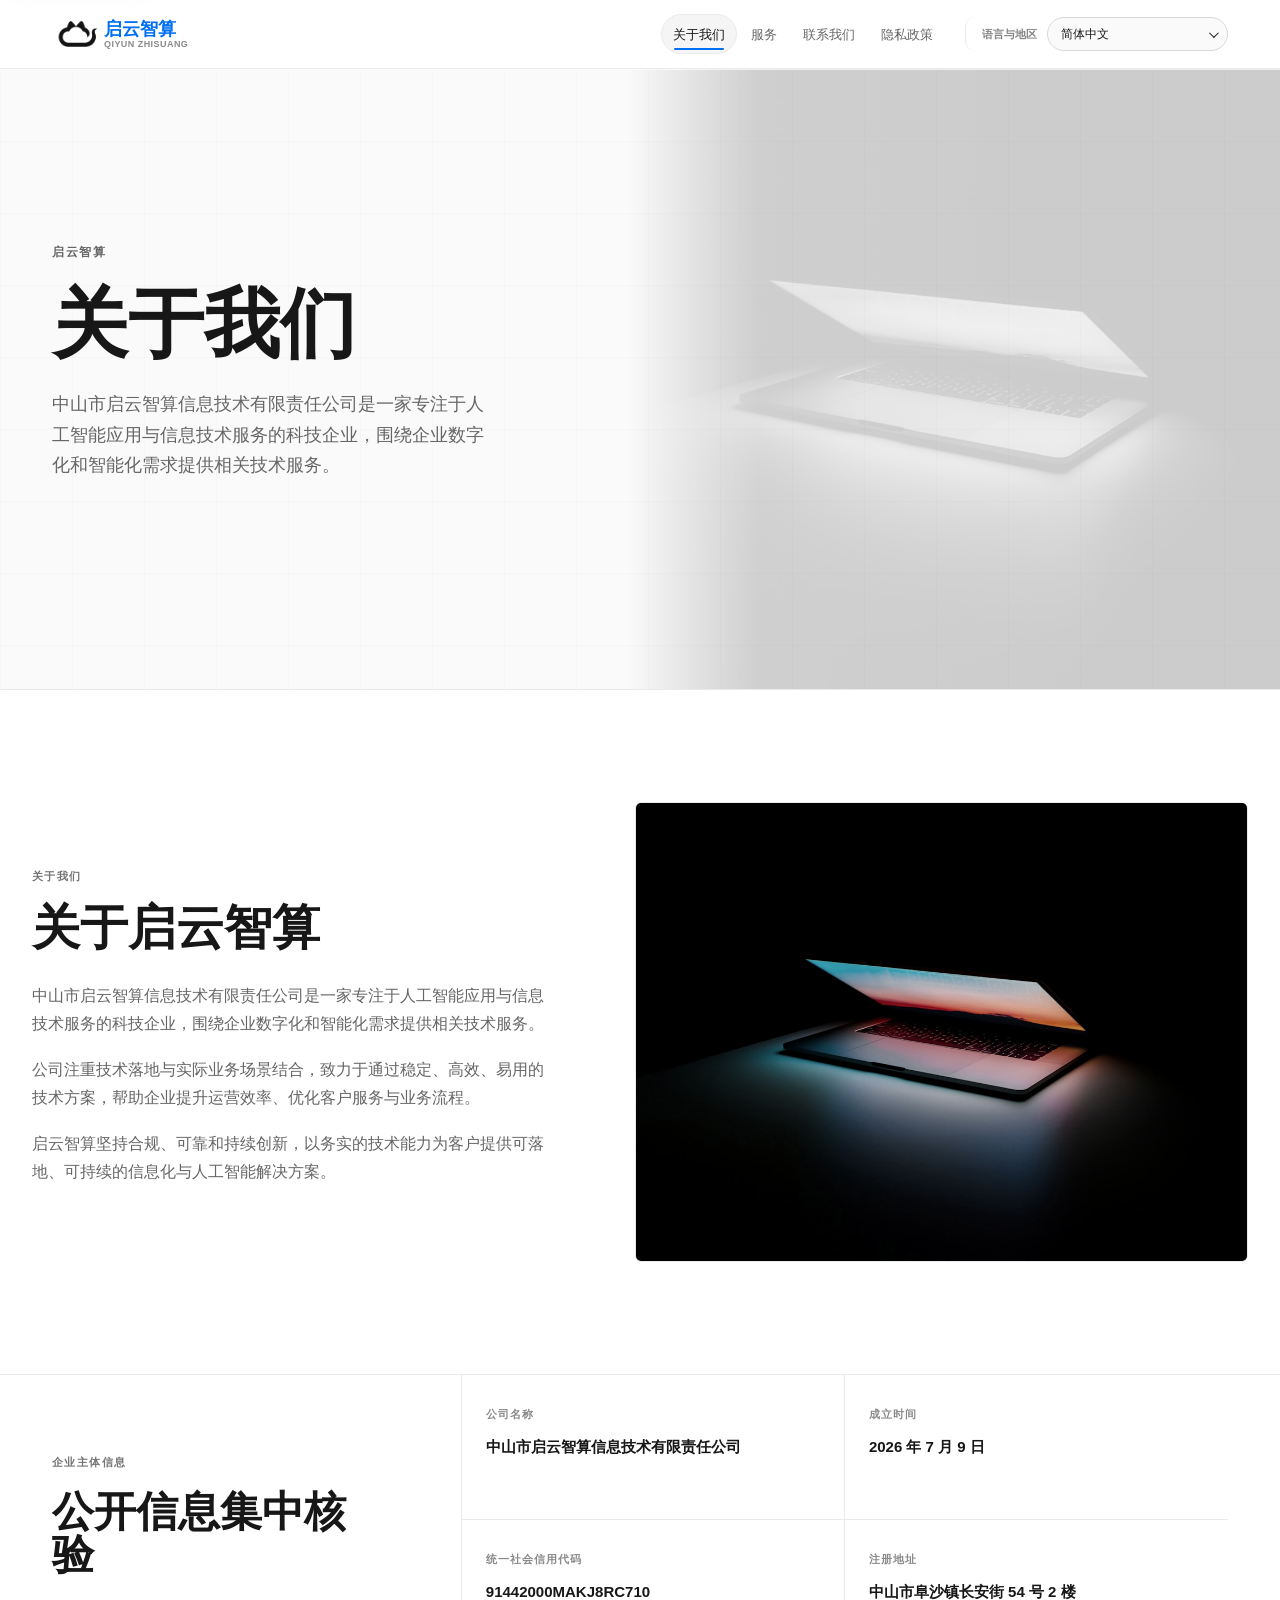
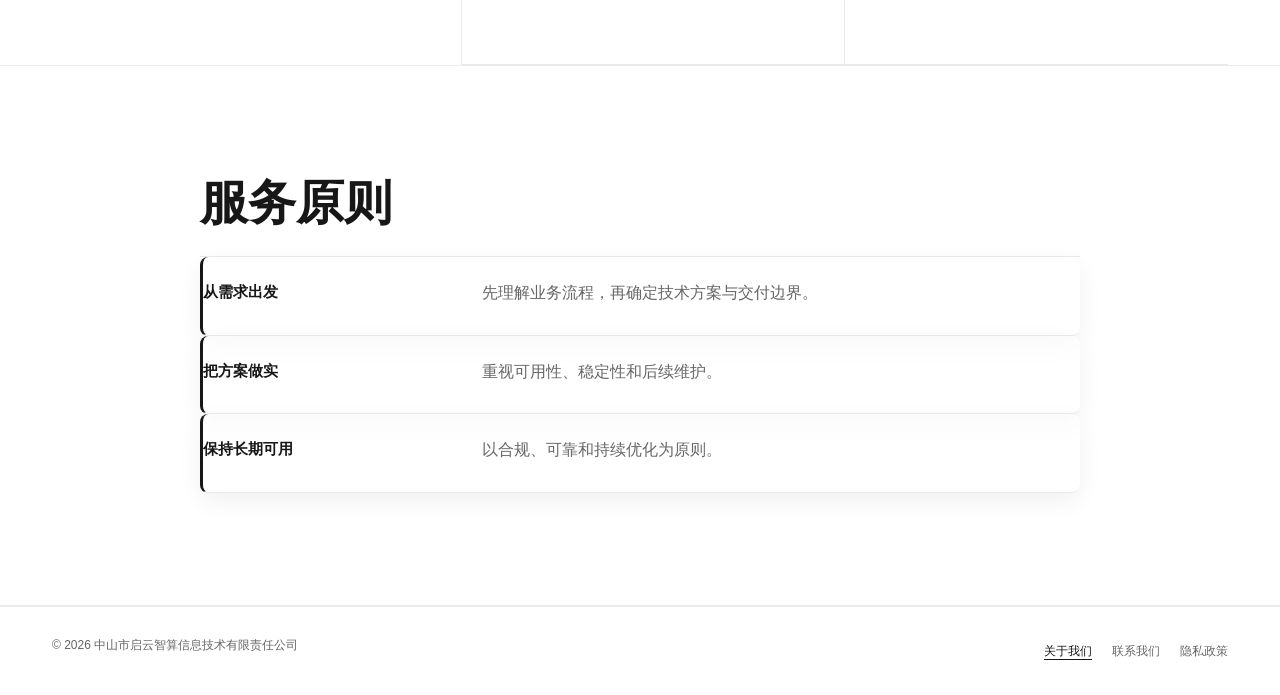
<file: about.html>
<!doctype html>
<html lang="zh-CN">
  <head>
    <meta charset="utf-8">
    <meta name="viewport" content="width=device-width, initial-scale=1">
    <meta name="description" content="了解中山市启云智算信息技术有限责任公司的企业登记信息、技术服务方向与交付原则。">
    <meta name="theme-color" content="#fafafa">
    <meta name="facebook-domain-verification" content="REPLACE_WITH_META_TOKEN">
    <meta property="og:title" content="关于我们｜中山市启云智算信息技术有限责任公司">
    <meta property="og:description" content="了解中山市启云智算信息技术有限责任公司的企业登记信息、技术服务方向与交付原则。">
    <meta property="og:type" content="website">
    <meta property="og:url" content="https://qiyunzhisuan.cn/about.html">
    <meta property="og:image" content="https://qiyunzhisuan.cn/assets/images/workstation-development.jpg">
    <title>关于我们｜中山市启云智算信息技术有限责任公司</title>
    <link rel="canonical" href="https://qiyunzhisuan.cn/about.html">
    <link rel="icon" type="image/png" sizes="64x64" href="assets/images/qiyun-favicon.png">
    <link rel="stylesheet" href="assets/site.css">
  </head>
  <body data-page="about">
    <a class="skip-link" href="#main" data-i18n="skip">跳到主要内容</a>
    <header class="site-header">
      <nav class="nav-shell" aria-label="主导航" data-i18n-aria="navigationLabel">
        <a class="brand" href="index.html" aria-label="启云智算首页" data-i18n-aria="brandHome">
          <img class="brand-mark" src="assets/images/qiyun-logo-concept-a.png" width="52" height="52" alt="" aria-hidden="true" decoding="async">
          <span class="brand-text"><strong data-i18n="brand.shortName">启云智算</strong><small data-i18n="brand.descriptor">Qiyun Zhisuang</small></span>
        </a>
        <button class="menu-toggle" type="button" aria-expanded="false" aria-controls="primary-navigation" aria-label="菜单" data-i18n-aria="menu">
          <span class="menu-icon" aria-hidden="true"><span></span><span></span><span></span></span>
          <span class="sr-only" data-i18n="menu">菜单</span>
        </button>
        <div class="nav-links" id="primary-navigation">
          <a href="about.html" aria-current="page" data-i18n="nav.about">关于我们</a>
          <a href="services.html" data-i18n="nav.services">服务</a>
          <a href="contact.html" data-i18n="nav.contact">联系我们</a>
          <a href="privacy.html" data-i18n="nav.privacy">隐私政策</a>
          <div class="language-switcher">
            <label class="language-label" for="language-select" data-i18n="language.selectLabel">语言与地区</label>
            <div class="language-control">
              <button class="language-trigger" type="button" aria-haspopup="listbox" aria-expanded="false" aria-controls="language-options" aria-label="选择语言与地区" data-i18n-aria="languageLabel">
                <span class="language-current">简体中文</span><span class="language-chevron" aria-hidden="true"></span>
              </button>
              <div class="language-menu" id="language-options" role="listbox" tabindex="-1" hidden>
                <button class="language-option" type="button" role="option" tabindex="-1" data-locale="zh-CN" data-i18n="language.simplifiedChinese">简体中文</button>
                <button class="language-option" type="button" role="option" tabindex="-1" data-locale="zh-TW" data-i18n="language.traditionalTaiwanOption">繁体中文（中国台湾）</button>
                <button class="language-option" type="button" role="option" tabindex="-1" data-locale="zh-HK" data-i18n="language.traditionalHongKongOption">繁体中文（中国香港）</button>
                <button class="language-option" type="button" role="option" tabindex="-1" data-locale="en" data-i18n="language.english">English</button>
              </div>
              <select class="language-select" id="language-select" aria-label="选择语言与地区" data-i18n-aria="languageLabel">
                <option value="zh-CN" data-i18n="language.simplifiedChinese">简体中文</option>
                <option value="zh-TW" data-i18n="language.traditionalTaiwanOption">繁体中文（中国台湾）</option>
                <option value="zh-HK" data-i18n="language.traditionalHongKongOption">繁体中文（中国香港）</option>
                <option value="en" data-i18n="language.english">English</option>
              </select>
            </div>
          </div>
        </div>
      </nav>
    </header>

    <main id="main">
      <section class="hero subpage-hero" id="top" aria-labelledby="about-page-title">
        <div class="hero-background" aria-hidden="true"><div class="grid-overlay"></div></div>
        <div class="hero-grid">
          <div class="hero-copy">
            <p class="kicker" data-i18n="brand.shortName">启云智算</p>
            <h1 id="about-page-title" class="hero-title-animated" data-i18n="about.label">关于我们</h1>
            <p class="hero-description" data-i18n="about.paragraphOne">中山市启云智算信息技术有限责任公司是一家专注于人工智能应用与信息技术服务的科技企业，围绕企业数字化和智能化需求提供相关技术服务。</p>
          </div>
        </div>
      </section>

      <section class="subpage-section" aria-labelledby="about-overview-title">
        <div class="subpage-overview-grid">
          <div class="subpage-copy">
            <p class="section-label" data-i18n="about.label">关于我们</p>
            <h2 id="about-overview-title" data-i18n="pages.about.overviewTitle">关于启云智算</h2>
            <p data-i18n="about.paragraphOne">中山市启云智算信息技术有限责任公司是一家专注于人工智能应用与信息技术服务的科技企业，围绕企业数字化和智能化需求提供相关技术服务。</p>
            <p data-i18n="about.paragraphTwo">公司注重技术落地与实际业务场景结合，致力于通过稳定、高效、易用的技术方案，帮助企业提升运营效率、优化客户服务与业务流程。</p>
            <p data-i18n="about.paragraphThree">启云智算坚持合规、可靠和持续创新，以务实的技术能力为客户提供可落地、可持续的信息化与人工智能解决方案。</p>
          </div>
          <figure class="subpage-media">
            <img src="assets/images/workstation-development.jpg" width="1200" height="850" alt="用于软件开发的笔记本电脑工作台" data-i18n-alt="about.imageAlt" loading="lazy" decoding="async">
          </figure>
        </div>
      </section>

      <section class="identity-section" aria-labelledby="identity-title">
        <div class="identity-inner">
          <div class="identity-intro"><p class="section-label" data-i18n="identity.label">企业主体信息</p><h2 id="identity-title" data-i18n="identity.title">公开信息集中核验</h2></div>
          <dl class="identity-grid glass-card">
            <div class="identity-item"><dt data-i18n="identity.legalNameLabel">公司名称</dt><dd data-i18n="identity.legalName">中山市启云智算信息技术有限责任公司</dd></div>
            <div class="identity-item"><dt data-i18n="identity.establishedLabel">成立时间</dt><dd data-i18n="identity.established">2026 年 7 月 9 日</dd></div>
            <div class="identity-item"><dt data-i18n="identity.creditCodeLabel">统一社会信用代码</dt><dd data-i18n="identity.creditCode">91442000MAKJ8RC710</dd></div>
            <div class="identity-item"><dt data-i18n="identity.addressLabel">注册地址</dt><dd data-i18n="identity.address">中山市阜沙镇长安街 54 号 2 楼</dd></div>
          </dl>
        </div>
      </section>

      <section class="subpage-section" aria-labelledby="principles-title">
        <div class="subpage-narrow">
          <h2 id="principles-title" data-i18n="pages.about.principlesTitle">服务原则</h2>
          <div class="subpage-principles" data-i18n-pairs="about.principles">
            <div class="principle"><strong>从需求出发</strong><span>先理解业务流程，再确定技术方案与交付边界。</span></div>
            <div class="principle"><strong>把方案做实</strong><span>重视可用性、稳定性和后续维护。</span></div>
            <div class="principle"><strong>保持长期可用</strong><span>以合规、可靠和持续优化为原则。</span></div>
          </div>
        </div>
      </section>
    </main>

    <footer><div class="footer-inner"><p>© <span data-year>2026</span> <span data-i18n="identity.legalName">中山市启云智算信息技术有限责任公司</span></p><div class="footer-links"><a href="about.html" aria-current="page" data-i18n="nav.about">关于我们</a><a href="contact.html" data-i18n="nav.contact">联系我们</a><a href="privacy.html" data-i18n="nav.privacy">隐私政策</a></div></div></footer>
    <script src="assets/site.js" defer></script>
  </body>
</html>
</file>
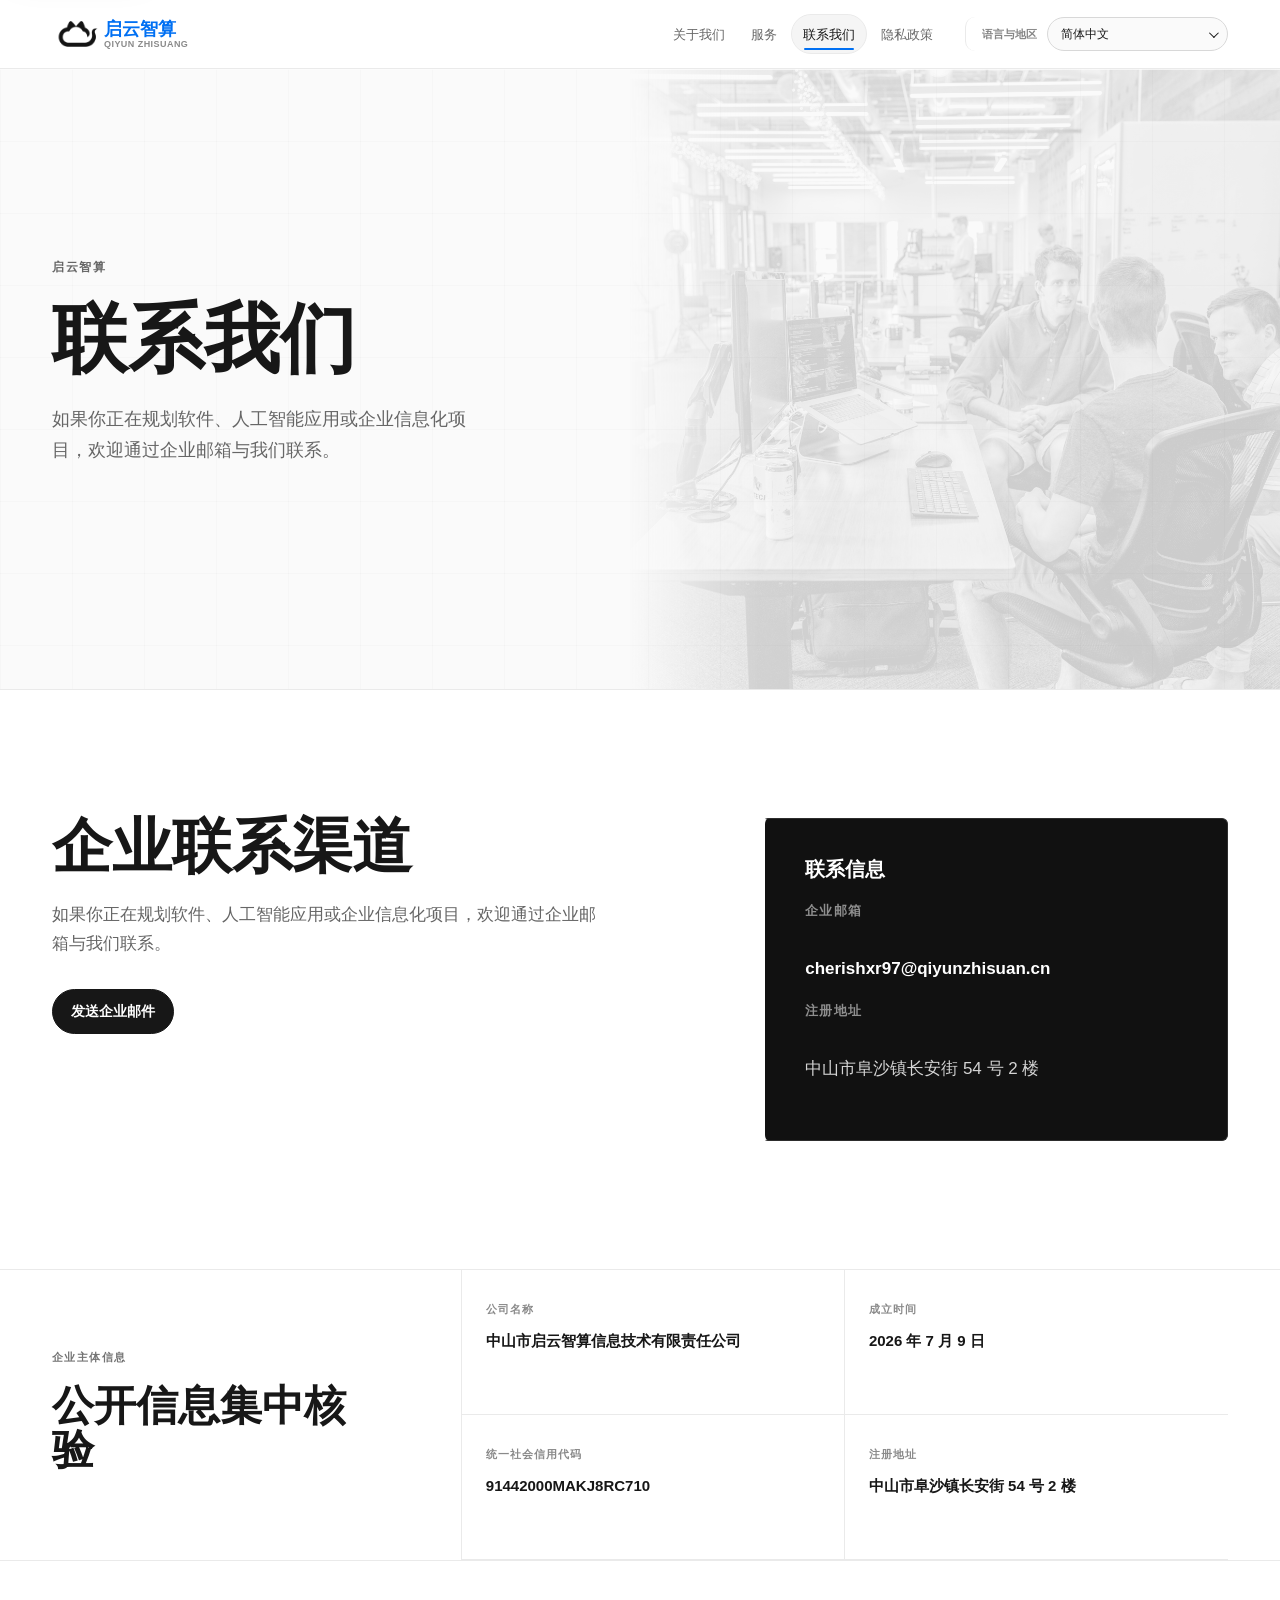
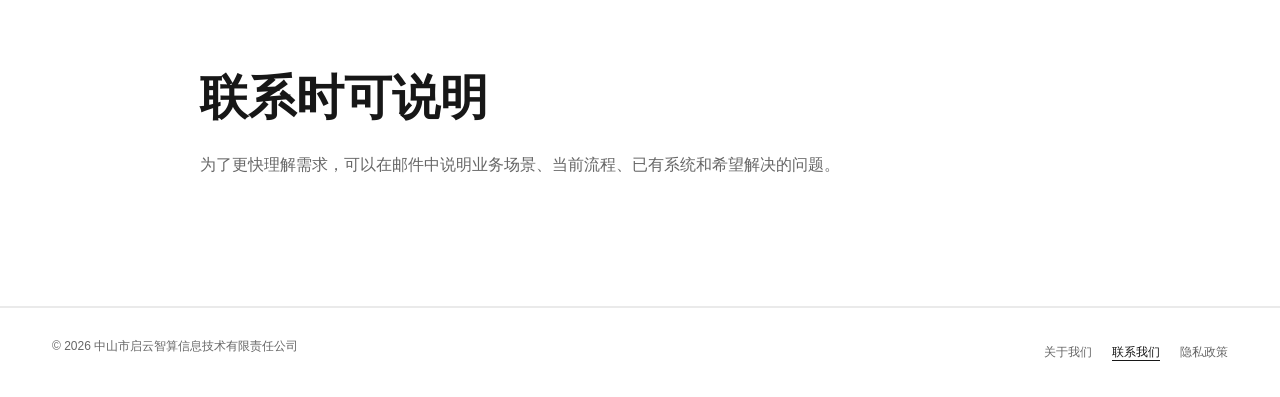
<file: contact.html>
<!doctype html>
<html lang="zh-CN">
  <head>
    <meta charset="utf-8">
    <meta name="viewport" content="width=device-width, initial-scale=1">
    <meta name="description" content="查看中山市启云智算信息技术有限责任公司的企业邮箱、注册地址与公开登记信息。">
    <meta name="theme-color" content="#fafafa">
    <meta name="facebook-domain-verification" content="REPLACE_WITH_META_TOKEN">
    <meta property="og:title" content="联系我们｜中山市启云智算信息技术有限责任公司">
    <meta property="og:description" content="查看中山市启云智算信息技术有限责任公司的企业邮箱、注册地址与公开登记信息。">
    <meta property="og:type" content="website">
    <meta property="og:url" content="https://qiyunzhisuan.cn/contact.html">
    <meta property="og:image" content="https://qiyunzhisuan.cn/assets/images/hero-business-collaboration.jpg">
    <title>联系我们｜中山市启云智算信息技术有限责任公司</title>
    <link rel="canonical" href="https://qiyunzhisuan.cn/contact.html">
    <link rel="icon" type="image/png" sizes="64x64" href="assets/images/qiyun-favicon.png">
    <link rel="stylesheet" href="assets/site.css">
  </head>
  <body data-page="contact">
    <a class="skip-link" href="#main" data-i18n="skip">跳到主要内容</a>
    <header class="site-header">
      <nav class="nav-shell" aria-label="主导航" data-i18n-aria="navigationLabel">
        <a class="brand" href="index.html" aria-label="启云智算首页" data-i18n-aria="brandHome"><img class="brand-mark" src="assets/images/qiyun-logo-concept-a.png" width="52" height="52" alt="" aria-hidden="true" decoding="async"><span class="brand-text"><strong data-i18n="brand.shortName">启云智算</strong><small data-i18n="brand.descriptor">Qiyun Zhisuang</small></span></a>
        <button class="menu-toggle" type="button" aria-expanded="false" aria-controls="primary-navigation" aria-label="菜单" data-i18n-aria="menu"><span class="menu-icon" aria-hidden="true"><span></span><span></span><span></span></span><span class="sr-only" data-i18n="menu">菜单</span></button>
        <div class="nav-links" id="primary-navigation">
          <a href="about.html" data-i18n="nav.about">关于我们</a><a href="services.html" data-i18n="nav.services">服务</a><a href="contact.html" aria-current="page" data-i18n="nav.contact">联系我们</a><a href="privacy.html" data-i18n="nav.privacy">隐私政策</a>
          <div class="language-switcher">
            <label class="language-label" for="language-select" data-i18n="language.selectLabel">语言与地区</label>
            <div class="language-control">
              <button class="language-trigger" type="button" aria-haspopup="listbox" aria-expanded="false" aria-controls="language-options" aria-label="选择语言与地区" data-i18n-aria="languageLabel"><span class="language-current">简体中文</span><span class="language-chevron" aria-hidden="true"></span></button>
              <div class="language-menu" id="language-options" role="listbox" tabindex="-1" hidden><button class="language-option" type="button" role="option" tabindex="-1" data-locale="zh-CN" data-i18n="language.simplifiedChinese">简体中文</button><button class="language-option" type="button" role="option" tabindex="-1" data-locale="zh-TW" data-i18n="language.traditionalTaiwanOption">繁体中文（中国台湾）</button><button class="language-option" type="button" role="option" tabindex="-1" data-locale="zh-HK" data-i18n="language.traditionalHongKongOption">繁体中文（中国香港）</button><button class="language-option" type="button" role="option" tabindex="-1" data-locale="en" data-i18n="language.english">English</button></div>
              <select class="language-select" id="language-select" aria-label="选择语言与地区" data-i18n-aria="languageLabel"><option value="zh-CN" data-i18n="language.simplifiedChinese">简体中文</option><option value="zh-TW" data-i18n="language.traditionalTaiwanOption">繁体中文（中国台湾）</option><option value="zh-HK" data-i18n="language.traditionalHongKongOption">繁体中文（中国香港）</option><option value="en" data-i18n="language.english">English</option></select>
            </div>
          </div>
        </div>
      </nav>
    </header>

    <main id="main">
      <section class="hero subpage-hero" id="top" aria-labelledby="contact-page-title">
        <div class="hero-background" aria-hidden="true"><div class="grid-overlay"></div></div>
        <div class="hero-grid"><div class="hero-copy"><p class="kicker" data-i18n="brand.shortName">启云智算</p><h1 id="contact-page-title" class="hero-title-animated" data-i18n="nav.contact">联系我们</h1><p class="hero-description" data-i18n="contact.description">如果你正在规划软件、人工智能应用或企业信息化项目，欢迎通过企业邮箱与我们联系。</p></div></div>
      </section>

      <section class="contact-band" aria-labelledby="contact-channel-title">
        <div class="contact-inner">
          <div><h2 id="contact-channel-title" data-i18n="pages.contact.channelTitle">企业联系渠道</h2><p data-i18n="contact.description">如果你正在规划软件、人工智能应用或企业信息化项目，欢迎通过企业邮箱与我们联系。</p><div class="button-row"><a class="button contact-cta" href="mailto:cherishxr97@qiyunzhisuan.cn" data-i18n="contact.action">发送企业邮件</a></div></div>
          <div class="contact-details glass-card"><h3 data-i18n="contact.detailsTitle">联系信息</h3><p><strong data-i18n="contact.emailLabel">企业邮箱</strong><br><a href="mailto:cherishxr97@qiyunzhisuan.cn">cherishxr97@qiyunzhisuan.cn</a></p><p><strong data-i18n="contact.addressLabel">注册地址</strong><br><span data-i18n="identity.address">中山市阜沙镇长安街 54 号 2 楼</span></p></div>
        </div>
      </section>

      <section class="identity-section" aria-labelledby="contact-identity-title">
        <div class="identity-inner"><div class="identity-intro"><p class="section-label" data-i18n="pages.contact.infoTitle">企业主体信息</p><h2 id="contact-identity-title" data-i18n="identity.title">公开信息集中核验</h2></div><dl class="identity-grid glass-card"><div class="identity-item"><dt data-i18n="identity.legalNameLabel">公司名称</dt><dd data-i18n="identity.legalName">中山市启云智算信息技术有限责任公司</dd></div><div class="identity-item"><dt data-i18n="identity.establishedLabel">成立时间</dt><dd data-i18n="identity.established">2026 年 7 月 9 日</dd></div><div class="identity-item"><dt data-i18n="identity.creditCodeLabel">统一社会信用代码</dt><dd data-i18n="identity.creditCode">91442000MAKJ8RC710</dd></div><div class="identity-item"><dt data-i18n="identity.addressLabel">注册地址</dt><dd data-i18n="identity.address">中山市阜沙镇长安街 54 号 2 楼</dd></div></dl></div>
      </section>

      <section class="subpage-section" aria-labelledby="contact-note-title"><div class="subpage-narrow"><h2 id="contact-note-title" data-i18n="pages.contact.noteTitle">联系时可说明</h2><p class="subpage-note" data-i18n="pages.contact.note">为了更快理解需求，可以在邮件中说明业务场景、当前流程、已有系统和希望解决的问题。</p></div></section>
    </main>

    <footer><div class="footer-inner"><p>© <span data-year>2026</span> <span data-i18n="identity.legalName">中山市启云智算信息技术有限责任公司</span></p><div class="footer-links"><a href="about.html" data-i18n="nav.about">关于我们</a><a href="contact.html" aria-current="page" data-i18n="nav.contact">联系我们</a><a href="privacy.html" data-i18n="nav.privacy">隐私政策</a></div></div></footer>
    <script src="assets/site.js" defer></script>
  </body>
</html>
</file>
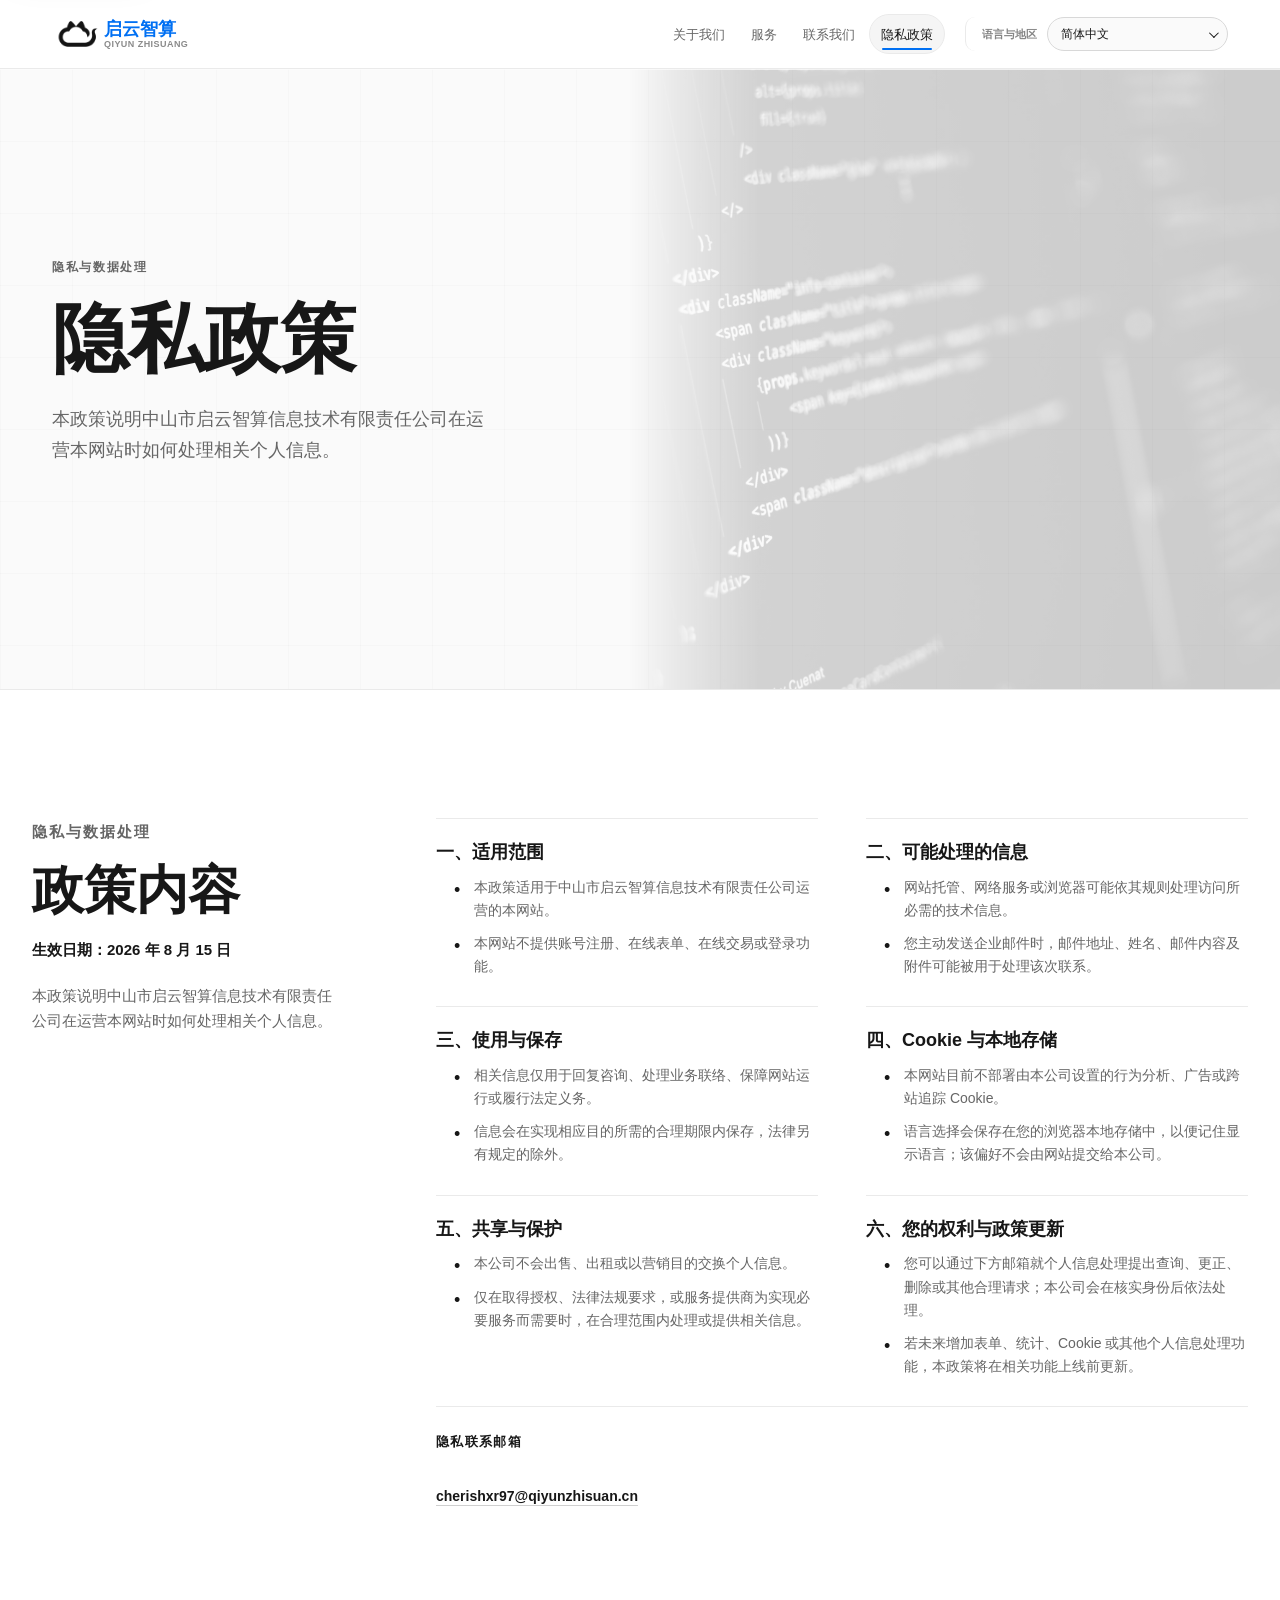
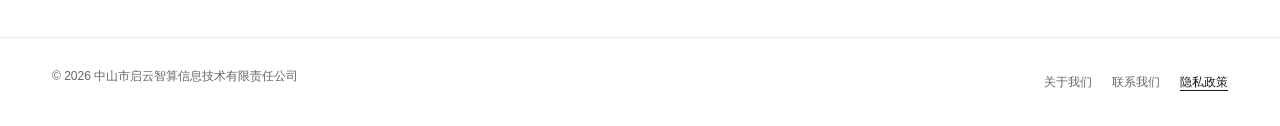
<file: privacy.html>
<!doctype html>
<html lang="zh-CN">
  <head>
    <meta charset="utf-8">
    <meta name="viewport" content="width=device-width, initial-scale=1">
    <meta name="description" content="了解启云智算官网处理访问技术信息、企业邮件、语言偏好与个人信息请求的规则。">
    <meta name="theme-color" content="#fafafa">
    <meta name="facebook-domain-verification" content="REPLACE_WITH_META_TOKEN">
    <meta property="og:title" content="隐私政策｜中山市启云智算信息技术有限责任公司">
    <meta property="og:description" content="了解启云智算官网处理访问技术信息、企业邮件、语言偏好与个人信息请求的规则。">
    <meta property="og:type" content="website">
    <meta property="og:url" content="https://qiyunzhisuan.cn/privacy.html">
    <meta property="og:image" content="https://qiyunzhisuan.cn/assets/images/hero-technology-background.jpg">
    <title>隐私政策｜中山市启云智算信息技术有限责任公司</title>
    <link rel="canonical" href="https://qiyunzhisuan.cn/privacy.html">
    <link rel="icon" type="image/png" sizes="64x64" href="assets/images/qiyun-favicon.png">
    <link rel="stylesheet" href="assets/site.css">
  </head>
  <body data-page="privacy">
    <a class="skip-link" href="#main" data-i18n="skip">跳到主要内容</a>
    <header class="site-header">
      <nav class="nav-shell" aria-label="主导航" data-i18n-aria="navigationLabel">
        <a class="brand" href="index.html" aria-label="启云智算首页" data-i18n-aria="brandHome"><img class="brand-mark" src="assets/images/qiyun-logo-concept-a.png" width="52" height="52" alt="" aria-hidden="true" decoding="async"><span class="brand-text"><strong data-i18n="brand.shortName">启云智算</strong><small data-i18n="brand.descriptor">Qiyun Zhisuang</small></span></a>
        <button class="menu-toggle" type="button" aria-expanded="false" aria-controls="primary-navigation" aria-label="菜单" data-i18n-aria="menu"><span class="menu-icon" aria-hidden="true"><span></span><span></span><span></span></span><span class="sr-only" data-i18n="menu">菜单</span></button>
        <div class="nav-links" id="primary-navigation">
          <a href="about.html" data-i18n="nav.about">关于我们</a><a href="services.html" data-i18n="nav.services">服务</a><a href="contact.html" data-i18n="nav.contact">联系我们</a><a href="privacy.html" aria-current="page" data-i18n="nav.privacy">隐私政策</a>
          <div class="language-switcher">
            <label class="language-label" for="language-select" data-i18n="language.selectLabel">语言与地区</label>
            <div class="language-control">
              <button class="language-trigger" type="button" aria-haspopup="listbox" aria-expanded="false" aria-controls="language-options" aria-label="选择语言与地区" data-i18n-aria="languageLabel"><span class="language-current">简体中文</span><span class="language-chevron" aria-hidden="true"></span></button>
              <div class="language-menu" id="language-options" role="listbox" tabindex="-1" hidden><button class="language-option" type="button" role="option" tabindex="-1" data-locale="zh-CN" data-i18n="language.simplifiedChinese">简体中文</button><button class="language-option" type="button" role="option" tabindex="-1" data-locale="zh-TW" data-i18n="language.traditionalTaiwanOption">繁体中文（中国台湾）</button><button class="language-option" type="button" role="option" tabindex="-1" data-locale="zh-HK" data-i18n="language.traditionalHongKongOption">繁体中文（中国香港）</button><button class="language-option" type="button" role="option" tabindex="-1" data-locale="en" data-i18n="language.english">English</button></div>
              <select class="language-select" id="language-select" aria-label="选择语言与地区" data-i18n-aria="languageLabel"><option value="zh-CN" data-i18n="language.simplifiedChinese">简体中文</option><option value="zh-TW" data-i18n="language.traditionalTaiwanOption">繁体中文（中国台湾）</option><option value="zh-HK" data-i18n="language.traditionalHongKongOption">繁体中文（中国香港）</option><option value="en" data-i18n="language.english">English</option></select>
            </div>
          </div>
        </div>
      </nav>
    </header>

    <main id="main">
      <section class="hero subpage-hero" id="top" aria-labelledby="privacy-page-title">
        <div class="hero-background" aria-hidden="true"><div class="grid-overlay"></div></div>
        <div class="hero-grid"><div class="hero-copy"><p class="kicker" data-i18n="privacy.label">隐私与数据处理</p><h1 id="privacy-page-title" class="hero-title-animated" data-i18n="privacy.title">隐私政策</h1><p class="hero-description" data-i18n="privacy.description">本政策说明中山市启云智算信息技术有限责任公司在运营本网站时如何处理相关个人信息。</p></div></div>
      </section>

      <section class="privacy-section" aria-labelledby="privacy-content-title">
        <div class="privacy-layout">
          <div class="privacy-intro"><p class="section-label" data-i18n="privacy.label">隐私与数据处理</p><h2 id="privacy-content-title" data-i18n="pages.privacy.contentTitle">政策内容</h2><p class="privacy-effective" data-i18n="privacy.effective">生效日期：2026 年 8 月 15 日</p><p data-i18n="privacy.description">本政策说明中山市启云智算信息技术有限责任公司在运营本网站时如何处理相关个人信息。</p></div>
          <div class="privacy-details">
            <section class="privacy-detail"><h3 data-i18n="privacy.scope.title">一、适用范围</h3><ul data-i18n-list="privacy.scope.items"><li>本政策适用于中山市启云智算信息技术有限责任公司运营的本网站。</li><li>本网站不提供账号注册、在线表单、在线交易或登录功能。</li></ul></section>
            <section class="privacy-detail"><h3 data-i18n="privacy.information.title">二、可能处理的信息</h3><ul data-i18n-list="privacy.information.items"><li>网站托管、网络服务或浏览器可能依其规则处理访问所必需的技术信息。</li><li>您主动发送企业邮件时，邮件地址、姓名、邮件内容及附件可能被用于处理该次联系。</li></ul></section>
            <section class="privacy-detail"><h3 data-i18n="privacy.use.title">三、使用与保存</h3><ul data-i18n-list="privacy.use.items"><li>相关信息仅用于回复咨询、处理业务联络、保障网站运行或履行法定义务。</li><li>信息会在实现相应目的所需的合理期限内保存，法律另有规定的除外。</li></ul></section>
            <section class="privacy-detail"><h3 data-i18n="privacy.cookies.title">四、Cookie 与本地存储</h3><ul data-i18n-list="privacy.cookies.items"><li>本网站目前不部署由本公司设置的行为分析、广告或跨站追踪 Cookie。</li><li>语言选择会保存在您的浏览器本地存储中，以便记住显示语言；该偏好不会由网站提交给本公司。</li></ul></section>
            <section class="privacy-detail"><h3 data-i18n="privacy.sharing.title">五、共享与保护</h3><ul data-i18n-list="privacy.sharing.items"><li>本公司不会出售、出租或以营销目的交换个人信息。</li><li>仅在取得授权、法律法规要求，或服务提供商为实现必要服务而需要时，在合理范围内处理或提供相关信息。</li></ul></section>
            <section class="privacy-detail"><h3 data-i18n="privacy.rights.title">六、您的权利与政策更新</h3><ul data-i18n-list="privacy.rights.items"><li>您可以通过下方邮箱就个人信息处理提出查询、更正、删除或其他合理请求；本公司会在核实身份后依法处理。</li><li>若未来增加表单、统计、Cookie 或其他个人信息处理功能，本政策将在相关功能上线前更新。</li></ul></section>
            <p class="privacy-contact"><strong data-i18n="privacy.contactLabel">隐私联系邮箱</strong><br><a href="mailto:cherishxr97@qiyunzhisuan.cn">cherishxr97@qiyunzhisuan.cn</a></p>
          </div>
        </div>
      </section>
    </main>

    <footer><div class="footer-inner"><p>© <span data-year>2026</span> <span data-i18n="identity.legalName">中山市启云智算信息技术有限责任公司</span></p><div class="footer-links"><a href="about.html" data-i18n="nav.about">关于我们</a><a href="contact.html" data-i18n="nav.contact">联系我们</a><a href="privacy.html" aria-current="page" data-i18n="nav.privacy">隐私政策</a></div></div></footer>
    <script src="assets/site.js" defer></script>
  </body>
</html>
</file>
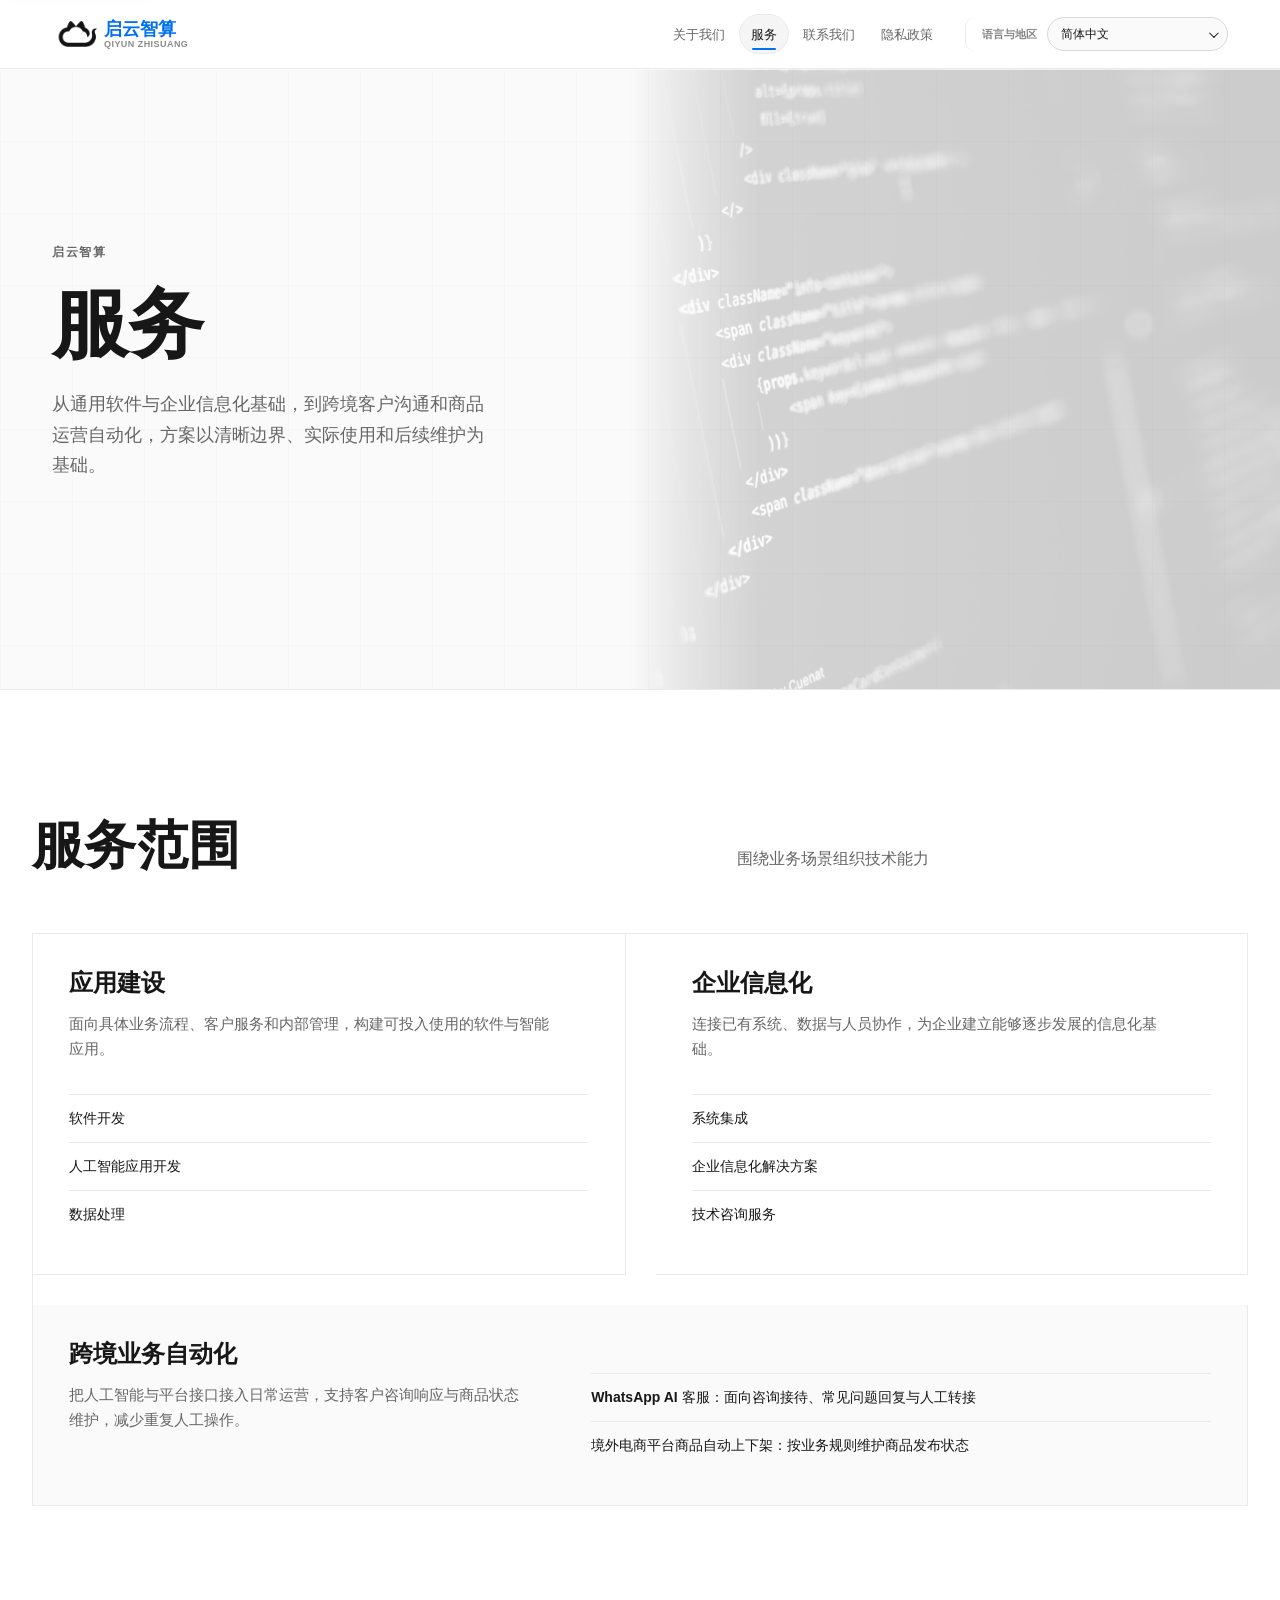
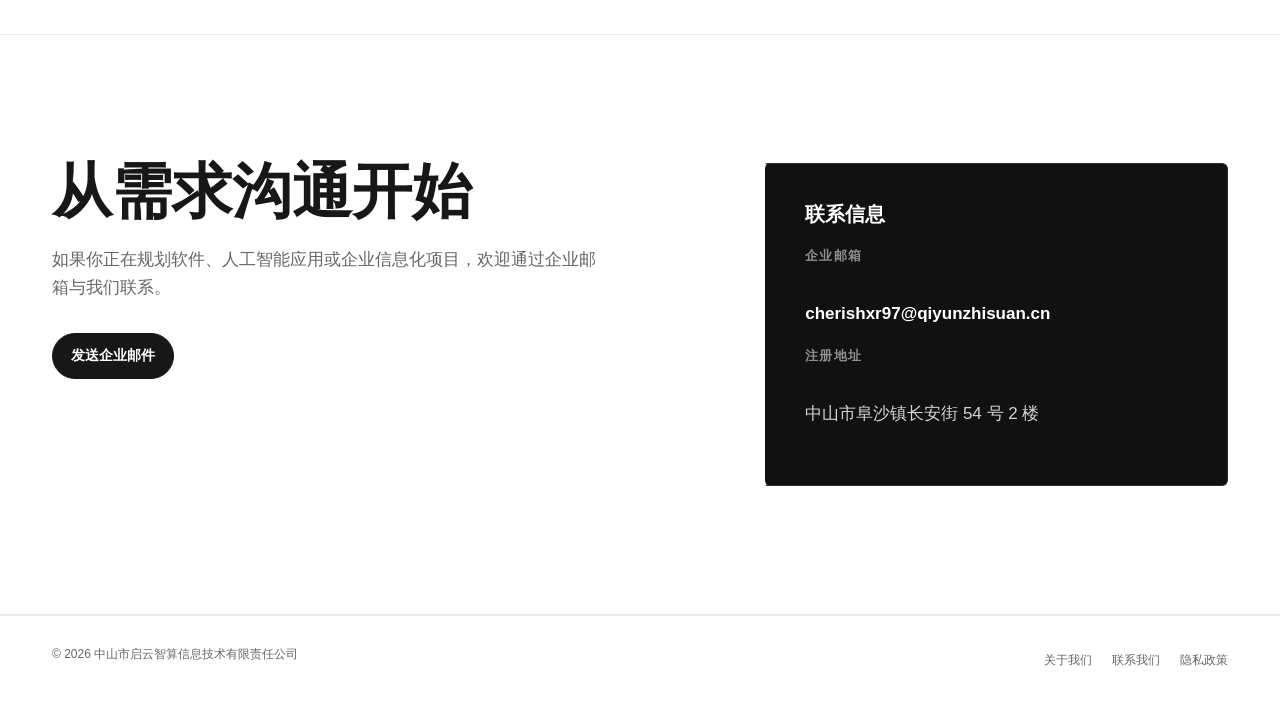
<file: services.html>
<!doctype html>
<html lang="zh-CN">
  <head>
    <meta charset="utf-8">
    <meta name="viewport" content="width=device-width, initial-scale=1">
    <meta name="description" content="启云智算提供软件开发、人工智能应用、系统集成、数据处理、企业信息化与跨境业务自动化服务。">
    <meta name="theme-color" content="#fafafa">
    <meta name="facebook-domain-verification" content="REPLACE_WITH_META_TOKEN">
    <meta property="og:title" content="服务项目｜中山市启云智算信息技术有限责任公司">
    <meta property="og:description" content="启云智算提供软件开发、人工智能应用、系统集成、数据处理、企业信息化与跨境业务自动化服务。">
    <meta property="og:type" content="website">
    <meta property="og:url" content="https://qiyunzhisuan.cn/services.html">
    <meta property="og:image" content="https://qiyunzhisuan.cn/assets/images/hero-technology-background.jpg">
    <title>服务项目｜中山市启云智算信息技术有限责任公司</title>
    <link rel="canonical" href="https://qiyunzhisuan.cn/services.html">
    <link rel="icon" type="image/png" sizes="64x64" href="assets/images/qiyun-favicon.png">
    <link rel="stylesheet" href="assets/site.css">
  </head>
  <body data-page="services">
    <a class="skip-link" href="#main" data-i18n="skip">跳到主要内容</a>
    <header class="site-header">
      <nav class="nav-shell" aria-label="主导航" data-i18n-aria="navigationLabel">
        <a class="brand" href="index.html" aria-label="启云智算首页" data-i18n-aria="brandHome">
          <img class="brand-mark" src="assets/images/qiyun-logo-concept-a.png" width="52" height="52" alt="" aria-hidden="true" decoding="async">
          <span class="brand-text"><strong data-i18n="brand.shortName">启云智算</strong><small data-i18n="brand.descriptor">Qiyun Zhisuang</small></span>
        </a>
        <button class="menu-toggle" type="button" aria-expanded="false" aria-controls="primary-navigation" aria-label="菜单" data-i18n-aria="menu"><span class="menu-icon" aria-hidden="true"><span></span><span></span><span></span></span><span class="sr-only" data-i18n="menu">菜单</span></button>
        <div class="nav-links" id="primary-navigation">
          <a href="about.html" data-i18n="nav.about">关于我们</a>
          <a href="services.html" aria-current="page" data-i18n="nav.services">服务</a>
          <a href="contact.html" data-i18n="nav.contact">联系我们</a>
          <a href="privacy.html" data-i18n="nav.privacy">隐私政策</a>
          <div class="language-switcher">
            <label class="language-label" for="language-select" data-i18n="language.selectLabel">语言与地区</label>
            <div class="language-control">
              <button class="language-trigger" type="button" aria-haspopup="listbox" aria-expanded="false" aria-controls="language-options" aria-label="选择语言与地区" data-i18n-aria="languageLabel"><span class="language-current">简体中文</span><span class="language-chevron" aria-hidden="true"></span></button>
              <div class="language-menu" id="language-options" role="listbox" tabindex="-1" hidden>
                <button class="language-option" type="button" role="option" tabindex="-1" data-locale="zh-CN" data-i18n="language.simplifiedChinese">简体中文</button>
                <button class="language-option" type="button" role="option" tabindex="-1" data-locale="zh-TW" data-i18n="language.traditionalTaiwanOption">繁体中文（中国台湾）</button>
                <button class="language-option" type="button" role="option" tabindex="-1" data-locale="zh-HK" data-i18n="language.traditionalHongKongOption">繁体中文（中国香港）</button>
                <button class="language-option" type="button" role="option" tabindex="-1" data-locale="en" data-i18n="language.english">English</button>
              </div>
              <select class="language-select" id="language-select" aria-label="选择语言与地区" data-i18n-aria="languageLabel">
                <option value="zh-CN" data-i18n="language.simplifiedChinese">简体中文</option><option value="zh-TW" data-i18n="language.traditionalTaiwanOption">繁体中文（中国台湾）</option><option value="zh-HK" data-i18n="language.traditionalHongKongOption">繁体中文（中国香港）</option><option value="en" data-i18n="language.english">English</option>
              </select>
            </div>
          </div>
        </div>
      </nav>
    </header>

    <main id="main">
      <section class="hero subpage-hero" id="top" aria-labelledby="services-page-title">
        <div class="hero-background" aria-hidden="true"><div class="grid-overlay"></div></div>
        <div class="hero-grid"><div class="hero-copy"><p class="kicker" data-i18n="brand.shortName">启云智算</p><h1 id="services-page-title" class="hero-title-animated" data-i18n="nav.services">服务</h1><p class="hero-description" data-i18n="services.description">从通用软件与企业信息化基础，到跨境客户沟通和商品运营自动化，方案以清晰边界、实际使用和后续维护为基础。</p></div></div>
      </section>

      <section class="section services-section" aria-labelledby="service-scope-title">
        <div class="section-heading"><h2 id="service-scope-title" data-i18n="pages.services.scopeTitle">服务范围</h2><p data-i18n="services.title">围绕业务场景组织技术能力</p></div>
        <div class="service-groups">
          <article class="service-group"><h3 data-i18n="services.application.title">应用建设</h3><p data-i18n="services.application.description">面向具体业务流程、客户服务和内部管理，构建可投入使用的软件与智能应用。</p><ul data-i18n-list="services.application.items"><li>软件开发</li><li>人工智能应用开发</li><li>数据处理</li></ul></article>
          <article class="service-group"><h3 data-i18n="services.enterprises.title">企业信息化</h3><p data-i18n="services.enterprises.description">连接已有系统、数据与人员协作，为企业建立能够逐步发展的信息化基础。</p><ul data-i18n-list="services.enterprises.items"><li>系统集成</li><li>企业信息化解决方案</li><li>技术咨询服务</li></ul></article>
          <article class="service-group service-group-automation"><div><h3 data-i18n="services.automation.title">跨境业务自动化</h3><p data-i18n="services.automation.description">把人工智能与平台接口接入日常运营，支持客户咨询响应与商品状态维护，减少重复人工操作。</p></div><ul data-i18n-list="services.automation.items"><li>WhatsApp AI 客服：面向咨询接待、常见问题回复与人工转接</li><li>境外电商平台商品自动上下架：按业务规则维护商品发布状态</li></ul></article>
        </div>
      </section>

      <section class="contact-band" aria-labelledby="services-contact-title">
        <div class="contact-inner">
          <div><h2 id="services-contact-title" data-i18n="pages.services.contactTitle">从需求沟通开始</h2><p data-i18n="contact.description">如果你正在规划软件、人工智能应用或企业信息化项目，欢迎通过企业邮箱与我们联系。</p><div class="button-row"><a class="button contact-cta" href="mailto:cherishxr97@qiyunzhisuan.cn" data-i18n="contact.action">发送企业邮件</a></div></div>
          <div class="contact-details glass-card"><h3 data-i18n="contact.detailsTitle">联系信息</h3><p><strong data-i18n="contact.emailLabel">企业邮箱</strong><br><a href="mailto:cherishxr97@qiyunzhisuan.cn">cherishxr97@qiyunzhisuan.cn</a></p><p><strong data-i18n="contact.addressLabel">注册地址</strong><br><span data-i18n="identity.address">中山市阜沙镇长安街 54 号 2 楼</span></p></div>
        </div>
      </section>
    </main>

    <footer><div class="footer-inner"><p>© <span data-year>2026</span> <span data-i18n="identity.legalName">中山市启云智算信息技术有限责任公司</span></p><div class="footer-links"><a href="about.html" data-i18n="nav.about">关于我们</a><a href="contact.html" data-i18n="nav.contact">联系我们</a><a href="privacy.html" data-i18n="nav.privacy">隐私政策</a></div></div></footer>
    <script src="assets/site.js" defer></script>
  </body>
</html>
</file>
<file: assets/site.css>
/* ========================================
   Qiyun Zhisuang - Modern Tech Style System
   ======================================== */

/* CSS Variables - Bright Tech Theme */
:root {
  color-scheme: light;

  /* Vibrant Gradient Colors */
  --primary-blue: #0066ff;
  --primary-purple: #7c3aed;
  --primary-pink: #ec4899;
  --primary-orange: #f97316;
  --accent-cyan: #06b6d4;
  --accent-green: #10b981;

  /* Light Backgrounds */
  --bg-primary: #ffffff;
  --bg-secondary: #f8fafc;
  --bg-tertiary: #f1f5f9;

  /* Gradient Backgrounds */
  --gradient-primary: linear-gradient(135deg, #667eea 0%, #764ba2 100%);
  --gradient-hero: linear-gradient(135deg, #667eea 0%, #764ba2 50%, #f093fb 100%);
  --gradient-vibrant: linear-gradient(120deg, #a1c4fd 0%, #c2e9fb 100%);
  --gradient-warm: linear-gradient(120deg, #fccb90 0%, #d57eeb 100%);

  /* Surface Colors */
  --surface: rgba(255, 255, 255, 0.9);
  --surface-hover: rgba(255, 255, 255, 0.95);
  --glass-bg: rgba(255, 255, 255, 0.7);
  --glass-border: rgba(102, 126, 234, 0.2);

  /* Text Colors */
  --text-primary: #1e293b;
  --text-secondary: #475569;
  --text-muted: #94a3b8;
  --text-gradient: linear-gradient(135deg, #667eea 0%, #764ba2 100%);

  /* Effects */
  --glow-blue: 0 10px 40px rgba(102, 126, 234, 0.3);
  --glow-purple: 0 10px 40px rgba(124, 58, 237, 0.3);
  --glow-strong: 0 20px 60px rgba(102, 126, 234, 0.4);
  --shadow-soft: 0 4px 20px rgba(0, 0, 0, 0.08);
  --shadow-medium: 0 8px 30px rgba(0, 0, 0, 0.12);

  /* Spacing */
  --max: 1240px;
  --radius: 16px;
  --nav-height: 68px;

  /* Transitions */
  --transition-fast: 0.2s ease;
  --transition-normal: 0.4s ease;
  --transition-slow: 0.6s ease;
}

/* ========================================
   Reset & Base Styles
   ======================================== */
* {
  box-sizing: border-box;
  margin: 0;
  padding: 0;
}

html {
  scroll-behavior: smooth;
}

body {
  margin: 0;
  background: #ffffff;
  background-attachment: fixed;
  color: var(--text-primary);
  font-family: -apple-system, BlinkMacSystemFont, "Segoe UI", "Noto Sans SC", "Source Han Sans SC", "PingFang SC", "Microsoft YaHei", Arial, sans-serif;
  font-size: 16px;
  line-height: 1.7;
  overflow-x: hidden;
  position: relative;
}

img {
  display: block;
  max-width: 100%;
}

a {
  color: inherit;
  text-decoration: none;
  transition: all var(--transition-fast);
}

:focus-visible {
  outline: 3px solid var(--accent-cyan);
  outline-offset: 4px;
}

/* ========================================
   Loading Screen
   ======================================== */
#loading-screen {
  position: fixed;
  inset: 0;
  z-index: 9999;
  background: linear-gradient(135deg, #667eea 0%, #764ba2 100%);
  display: flex;
  align-items: center;
  justify-content: center;
  transition: opacity 0.5s ease;
}

.loading-content {
  text-align: center;
  width: 300px;
}

.loading-text {
  font-size: 24px;
  font-weight: 700;
  color: #ffffff;
  text-shadow: 0 2px 10px rgba(0, 0, 0, 0.2);
  letter-spacing: 0.3em;
  margin-bottom: 30px;
  animation: pulse 1s ease-in-out infinite;
}

.loading-bar {
  width: 100%;
  height: 4px;
  background: rgba(255, 255, 255, 0.2);
  border-radius: 2px;
  overflow: hidden;
  position: relative;
}

.loading-progress {
  height: 100%;
  background: linear-gradient(90deg, #ffffff, rgba(255, 255, 255, 0.8), #ffffff);
  background-size: 200% 100%;
  animation: progressShine 1.5s linear infinite;
  border-radius: 2px;
  box-shadow: 0 0 20px rgba(255, 255, 255, 0.5);
  transition: width 0.3s ease;
}

@keyframes pulse {
  0%, 100% { opacity: 1; }
  50% { opacity: 0.5; }
}

@keyframes progressShine {
  0% { background-position: 200% 0; }
  100% { background-position: -200% 0; }
}

/* ========================================
   Particle Canvas Background
   ======================================== */
#particle-canvas {
  position: fixed;
  top: 0;
  left: 0;
  width: 100%;
  height: 100%;
  z-index: 0;
  pointer-events: none;
  opacity: 0.4;
}

/* ========================================
   Cursor Glow Effect
   ======================================== */
.cursor-glow {
  position: fixed;
  width: 200px;
  height: 200px;
  border-radius: 50%;
  background: radial-gradient(circle, rgba(102, 126, 234, 0.2) 0%, transparent 70%);
  pointer-events: none;
  z-index: 9998;
  transform: translate(-50%, -50%);
  transition: opacity 0.3s ease;
  opacity: 0;
}

body:hover .cursor-glow {
  opacity: 1;
}

/* ========================================
   Typography
   ======================================== */
h1, h2, h3, h4 {
  font-weight: 800;
  letter-spacing: -0.03em;
  line-height: 1.1;
}

h1 {
  font-size: clamp(48px, 8vw, 120px);
  margin-bottom: 30px;
  background: var(--text-gradient);
  -webkit-background-clip: text;
  -webkit-text-fill-color: transparent;
  background-clip: text;
}

h2 {
  font-size: clamp(36px, 6vw, 72px);
  margin-bottom: 24px;
  background: var(--text-gradient);
  -webkit-background-clip: text;
  -webkit-text-fill-color: transparent;
  background-clip: text;
}

h3 {
  font-size: clamp(24px, 4vw, 36px);
  margin-bottom: 16px;
  color: var(--text-primary);
}

p {
  margin-bottom: 1em;
  color: var(--text-secondary);
}

/* ========================================
   Utility Classes
   ======================================== */
.neon-text {
  background: linear-gradient(135deg, #667eea 0%, #764ba2 100%);
  -webkit-background-clip: text;
  -webkit-text-fill-color: transparent;
  background-clip: text;
  font-weight: 700;
}

.glass-card {
  background: var(--glass-bg);
  backdrop-filter: blur(10px);
  border: 1px solid var(--glass-border);
  border-radius: var(--radius);
  padding: 30px;
  box-shadow: var(--shadow-soft);
}

.section-label {
  font-size: 12px;
  font-weight: 700;
  letter-spacing: 0.2em;
  text-transform: uppercase;
  margin-bottom: 20px;
  display: inline-block;
}

/* ========================================
   Skip Link
   ======================================== */
.skip-link {
  position: fixed;
  z-index: 10000;
  top: 12px;
  left: 12px;
  padding: 12px 20px;
  border-radius: 8px;
  background: var(--primary-blue);
  color: #ffffff;
  font-weight: 700;
  transform: translateY(-200%);
  transition: transform 0.3s ease;
  box-shadow: var(--shadow-medium);
}

.skip-link:focus {
  transform: translateY(0);
}

/* ========================================
   Header & Navigation
   ======================================== */
.site-header {
  position: sticky;
  z-index: 100;
  top: 0;
  border-bottom: 1px solid rgba(30, 41, 59, 0.09);
  background: rgba(255, 255, 255, 0.9);
  -webkit-backdrop-filter: blur(18px) saturate(140%);
  backdrop-filter: blur(18px) saturate(140%);
  box-shadow: 0 1px 0 rgba(255, 255, 255, 0.7);
}

.nav-shell {
  position: relative;
  display: flex;
  align-items: center;
  justify-content: space-between;
  gap: 32px;
  min-height: var(--nav-height);
  max-width: var(--max);
  margin: 0 auto;
  padding: 0 28px;
}

.brand {
  display: inline-flex;
  align-items: center;
  flex: 0 0 auto;
  padding: 8px 0;
  text-decoration: none;
  transition: opacity var(--transition-fast), transform var(--transition-fast);
}

.brand:hover {
  opacity: 0.88;
  transform: translateY(-1px);
}

.brand-text {
  display: grid;
  gap: 2px;
  line-height: 1;
}

.brand-text strong {
  font-size: 20px;
  font-weight: 850;
  letter-spacing: 0;
  white-space: nowrap;
  background: linear-gradient(135deg, var(--primary-blue), var(--primary-purple));
  -webkit-background-clip: text;
  -webkit-text-fill-color: transparent;
  background-clip: text;
}

.brand-text small {
  color: var(--text-muted);
  font-size: 10px;
  font-weight: 600;
  letter-spacing: 0;
  text-transform: uppercase;
  white-space: nowrap;
}

.nav-links {
  display: flex;
  align-items: center;
  flex: 0 1 auto;
  gap: 2px;
  min-width: 0;
  margin-left: auto;
}

.nav-links > a {
  position: relative;
  display: inline-flex;
  align-items: center;
  min-height: 40px;
  padding: 0 12px;
  border-radius: 8px;
  background: transparent;
  color: var(--text-secondary);
  font-size: 14px;
  font-weight: 650;
  line-height: 1;
  text-decoration: none;
  white-space: nowrap;
  transition: background-color var(--transition-fast), color var(--transition-fast);
}

.nav-links > a::after {
  content: '';
  position: absolute;
  right: 12px;
  bottom: 3px;
  left: 12px;
  height: 2px;
  border-radius: 2px;
  background: var(--primary-blue);
  transform: scaleX(0);
  transform-origin: center;
  transition: transform var(--transition-fast);
}

.nav-links > a:hover {
  background: rgba(100, 116, 139, 0.08);
  color: var(--text-primary);
}

.nav-links > a:hover::after,
.nav-links > a[aria-current="location"]::after {
  transform: scaleX(1);
}

.nav-links > a[aria-current="location"] {
  color: var(--primary-blue);
}

.language-switcher {
  display: flex;
  align-items: center;
  gap: 0;
  margin-left: 12px;
  padding: 3px;
  border: 1px solid rgba(100, 116, 139, 0.15);
  border-radius: 10px;
  background: rgba(241, 245, 249, 0.9);
}

.language-button {
  display: inline-flex;
  align-items: center;
  justify-content: center;
  min-width: 38px;
  min-height: 34px;
  padding: 0 8px;
  border: 0;
  border-radius: 7px;
  background: transparent;
  color: var(--text-muted);
  font: inherit;
  cursor: pointer;
  transition: background-color var(--transition-fast), box-shadow var(--transition-fast), color var(--transition-fast);
}

.language-button:hover {
  color: var(--primary-blue);
  background: rgba(255, 255, 255, 0.72);
}

.language-button[aria-pressed="true"] {
  background: #ffffff;
  color: #0052cc;
  box-shadow: 0 1px 4px rgba(71, 85, 105, 0.16);
}

.language-main {
  font-size: 12px;
  font-weight: 750;
  letter-spacing: 0;
  line-height: 1;
}

.language-region {
  display: none;
}

.menu-toggle {
  display: none;
  place-items: center;
  width: 44px;
  height: 44px;
  padding: 0;
  border: 1px solid rgba(100, 116, 139, 0.18);
  border-radius: 8px;
  background: rgba(248, 250, 252, 0.86);
  color: var(--text-secondary);
  cursor: pointer;
  transition: background-color var(--transition-fast), border-color var(--transition-fast), transform var(--transition-fast);
}

.menu-toggle:hover {
  border-color: rgba(0, 102, 255, 0.3);
  background: #ffffff;
}

.menu-toggle:active {
  transform: translateY(1px);
}

.menu-icon {
  display: grid;
  gap: 4px;
  width: 18px;
}

.menu-icon span {
  display: block;
  width: 18px;
  height: 2px;
  border-radius: 2px;
  background: currentColor;
  transform-origin: center;
  transition: opacity var(--transition-fast), transform var(--transition-fast);
}

.menu-toggle[aria-expanded="true"] .menu-icon span:nth-child(1) {
  transform: translateY(6px) rotate(45deg);
}

.menu-toggle[aria-expanded="true"] .menu-icon span:nth-child(2) {
  opacity: 0;
}

.menu-toggle[aria-expanded="true"] .menu-icon span:nth-child(3) {
  transform: translateY(-6px) rotate(-45deg);
}

.sr-only {
  position: absolute;
  width: 1px;
  height: 1px;
  padding: 0;
  margin: -1px;
  overflow: hidden;
  clip: rect(0, 0, 0, 0);
  white-space: nowrap;
  border: 0;
}

/* ========================================
   Buttons
   ======================================== */
.button {
  display: inline-flex;
  align-items: center;
  justify-content: center;
  min-height: 52px;
  padding: 14px 32px;
  border: 2px solid var(--primary-blue);
  border-radius: var(--radius);
  background: transparent;
  color: var(--primary-blue);
  font-size: 15px;
  font-weight: 700;
  letter-spacing: 0.05em;
  text-transform: uppercase;
  cursor: pointer;
  position: relative;
  overflow: hidden;
  transition: all var(--transition-normal);
}

.button::before {
  content: '';
  position: absolute;
  inset: 0;
  background: linear-gradient(135deg, #667eea 0%, #764ba2 100%);
  transform: translateX(-100%);
  transition: transform var(--transition-normal);
  z-index: -1;
}

.button:hover::before {
  transform: translateX(0);
}

.button:hover {
  color: #ffffff;
  box-shadow: var(--glow-blue);
  transform: translateY(-2px);
  border-color: transparent;
}

.button.neon-button {
  background: linear-gradient(135deg, #667eea 0%, #764ba2 100%);
  color: #ffffff;
  border-color: transparent;
  box-shadow: var(--glow-blue);
}

.button.neon-button:hover {
  box-shadow: var(--glow-strong);
  transform: translateY(-4px);
}

.button.neon-button.pulse {
  animation: buttonPulse 2s ease-in-out infinite;
}

@keyframes buttonPulse {
  0%, 100% {
    box-shadow: 0 10px 40px rgba(102, 126, 234, 0.3);
  }
  50% {
    box-shadow: 0 20px 60px rgba(102, 126, 234, 0.5);
  }
}

.button.glass-button {
  background: rgba(255, 255, 255, 0.8);
  backdrop-filter: blur(10px);
  border-color: rgba(102, 126, 234, 0.3);
  color: var(--primary-blue);
}

.button.glass-button:hover {
  background: rgba(255, 255, 255, 0.95);
  border-color: var(--primary-purple);
  color: var(--primary-purple);
}

.button-row {
  display: flex;
  flex-wrap: wrap;
  gap: 16px;
  margin-top: 30px;
  justify-content: center;
}

.contact-band .button-row {
  justify-content: flex-start;
}

.contact-band .contact-cta {
  min-height: 52px;
  padding: 13px 24px;
  border: 1px solid rgba(255, 255, 255, 0.68);
  border-radius: 10px;
  background: #ffffff;
  color: #3d3ca4;
  font-weight: 760;
  box-shadow: 0 14px 30px rgba(38, 31, 112, 0.24), inset 0 1px 0 rgba(255, 255, 255, 0.95);
  animation: none;
}

.contact-band .contact-cta::before {
  display: none;
}

.contact-band .contact-cta:hover {
  border-color: #ffffff;
  background: #eef3ff;
  color: #2f2d8e;
  box-shadow: 0 18px 36px rgba(38, 31, 112, 0.3);
  transform: translateY(-2px);
}

.contact-band .contact-cta:active {
  box-shadow: 0 8px 18px rgba(38, 31, 112, 0.22);
  transform: translateY(0);
}

.contact-band .contact-cta:focus-visible {
  outline: 3px solid #ffffff;
  outline-offset: 4px;
}

/* ========================================
   Hero Section
   ======================================== */
.hero {
  position: relative;
  isolation: isolate;
  min-height: 100vh;
  display: flex;
  align-items: center;
  justify-content: center;
  overflow: hidden;
  background: linear-gradient(135deg, #667eea 0%, #764ba2 50%, #f093fb 100%);
}

.hero-background {
  position: absolute;
  inset: 0;
  z-index: 0;
}

#hero-particles {
  width: 100%;
  height: 100%;
}

.grid-overlay {
  display: none; /* Remove grid background */
}

.hero-grid {
  position: relative;
  z-index: 1;
  max-width: var(--max);
  margin: 0 auto;
  padding: 100px 30px 120px;
  text-align: center;
  display: flex;
  flex-direction: column;
  align-items: center;
  min-height: calc(100vh - 80px);
}

.hero-copy {
  max-width: 900px;
  margin: auto 0;
}

.kicker {
  font-size: 14px;
  font-weight: 700;
  letter-spacing: 0.2em;
  text-transform: uppercase;
  color: rgba(255, 255, 255, 0.9);
  margin-bottom: 20px;
  display: inline-block;
  opacity: 1 !important;
}

.glitch {
  position: relative;
  animation: glitchText 5s infinite;
}

@keyframes glitchText {
  0%, 90%, 100% { transform: translate(0); }
  92% { transform: translate(-2px, 2px); }
  94% { transform: translate(2px, -2px); }
  96% { transform: translate(-2px, -2px); }
  98% { transform: translate(2px, 2px); }
}

.hero-title-animated {
  color: #ffffff;
  text-shadow: 0 4px 20px rgba(0, 0, 0, 0.2);
  background: none;
  -webkit-text-fill-color: #ffffff;
  opacity: 1 !important;
}

.hero-description {
  font-size: clamp(16px, 2vw, 20px);
  line-height: 1.8;
  max-width: 700px;
  margin: 0 auto 40px;
  color: rgba(255, 255, 255, 0.95);
  opacity: 1 !important;
}

.scroll-indicator {
  position: relative;
  margin-top: 60px;
  width: 48px;
  height: 48px;
  display: flex;
  align-items: center;
  justify-content: center;
  background: rgba(255, 255, 255, 0.2);
  backdrop-filter: blur(10px);
  border-radius: 50%;
  cursor: pointer;
  transition: all var(--transition-fast);
  animation: bounce 2s ease-in-out infinite;
}

.scroll-indicator:hover {
  background: rgba(255, 255, 255, 0.3);
  transform: scale(1.1);
}

.scroll-indicator svg {
  animation: arrowBounce 1.5s ease-in-out infinite;
}

@keyframes bounce {
  0%, 100% {
    transform: translateY(0);
  }
  50% {
    transform: translateY(-10px);
  }
}

@keyframes arrowBounce {
  0%, 100% {
    transform: translateY(0);
  }
  50% {
    transform: translateY(4px);
  }
}

.scroll-arrow {
  display: none;
}

/* ========================================
   Identity Section
   ======================================== */
.identity-section {
  position: relative;
  z-index: 1;
  padding: 100px 0;
  background: #f8fafc;
  border-top: none;
  border-bottom: none;
}

.identity-inner {
  display: grid;
  grid-template-columns: minmax(250px, 0.6fr) minmax(0, 1.4fr);
  gap: clamp(40px, 8vw, 100px);
  max-width: var(--max);
  margin: 0 auto;
  padding: 0 30px;
}

.identity-intro h2 {
  font-size: clamp(32px, 4vw, 48px);
}

.identity-grid {
  display: grid;
  grid-template-columns: repeat(2, 1fr);
  gap: 24px;
  margin: 0;
  padding: 40px;
}

.identity-item {
  padding: 24px;
  background: rgba(255, 255, 255, 0.8);
  border: 1px solid rgba(102, 126, 234, 0.2);
  border-radius: 12px;
  transition: all var(--transition-normal);
}

.identity-item:hover {
  background: rgba(255, 255, 255, 0.95);
  border-color: var(--primary-blue);
  transform: translateY(-4px);
  box-shadow: var(--shadow-medium);
}

.identity-item dt {
  font-size: 12px;
  font-weight: 600;
  letter-spacing: 0.1em;
  text-transform: uppercase;
  color: var(--text-muted);
  margin-bottom: 8px;
}

.identity-item dd {
  margin: 0;
  font-size: 16px;
  font-weight: 700;
  color: var(--text-primary);
  line-height: 1.6;
}

/* ========================================
   Services Section
   ======================================== */
.section {
  position: relative;
  z-index: 1;
  max-width: var(--max);
  margin: 0 auto;
  padding: 120px 30px;
  background: #ffffff;
}

.section-heading {
  max-width: 800px;
  margin: 0 auto 60px;
  text-align: center;
}

.section-heading p {
  font-size: 18px;
  line-height: 1.8;
  color: var(--text-secondary);
}

.service-groups {
  display: grid;
  grid-template-columns: repeat(2, 1fr);
  gap: 30px;
}

.service-group {
  position: relative;
  padding: 40px;
  background: rgba(255, 255, 255, 0.8);
  border: 2px solid rgba(102, 126, 234, 0.2);
  border-radius: var(--radius);
  transition: all var(--transition-normal);
  transform-style: preserve-3d;
  min-height: 400px;
  box-shadow: var(--shadow-soft);
}

.service-card-3d {
  transition: transform 0.3s ease;
}

.card-glow {
  position: absolute;
  inset: -2px;
  background: linear-gradient(135deg, var(--primary-blue), var(--primary-purple));
  border-radius: var(--radius);
  opacity: 0;
  transition: opacity var(--transition-normal);
  z-index: -1;
  filter: blur(20px);
}

.service-group:hover .card-glow {
  opacity: 0.3;
}

.service-group h3 {
  background: linear-gradient(135deg, var(--primary-blue), var(--primary-purple));
  -webkit-background-clip: text;
  -webkit-text-fill-color: transparent;
  background-clip: text;
  margin-bottom: 16px;
}

.service-group p {
  font-size: 16px;
  line-height: 1.7;
  color: var(--text-secondary);
  margin-bottom: 24px;
}

.service-group ul {
  list-style: none;
  display: grid;
  gap: 12px;
  margin: 0;
  padding: 0;
}

.service-group li {
  position: relative;
  padding: 14px 14px 14px 40px;
  background: rgba(102, 126, 234, 0.1);
  border-left: 3px solid var(--primary-blue);
  border-radius: 8px;
  font-size: 15px;
  font-weight: 600;
  color: var(--text-primary);
  transition: all var(--transition-fast);
}

.service-group li::before {
  content: '▹';
  position: absolute;
  left: 14px;
  color: var(--primary-blue);
  font-size: 20px;
  line-height: 1;
}

.service-group li:hover {
  background: rgba(102, 126, 234, 0.15);
  transform: translateX(8px);
}

.service-group-automation {
  grid-column: 1 / -1;
  display: grid;
  grid-template-columns: minmax(0, 1fr) minmax(0, 1.2fr);
  gap: 40px;
  align-items: start;
}

.service-group-automation ul {
  grid-template-columns: 1fr;
}

/* ========================================
   About Section
   ======================================== */
.about {
  position: relative;
  z-index: 1;
  background: #f8fafc;
  border-top: none;
  border-bottom: none;
}

.about-inner {
  max-width: var(--max);
  margin: 0 auto;
  padding: 120px 30px;
}

.about-grid {
  display: grid;
  grid-template-columns: minmax(0, 1fr) minmax(0, 1fr);
  gap: 60px;
  align-items: center;
}

.about-copy p {
  font-size: 17px;
  line-height: 1.8;
  margin-bottom: 20px;
  color: var(--text-secondary);
}

.principles {
  margin-top: 40px;
  display: grid;
  gap: 20px;
}

.principle {
  padding: 20px;
  background: rgba(255, 255, 255, 0.6);
  border-left: 3px solid var(--primary-purple);
  border-radius: 8px;
  transition: all var(--transition-fast);
  box-shadow: var(--shadow-soft);
}

.principle:hover {
  background: rgba(255, 255, 255, 0.8);
  transform: translateX(8px);
  box-shadow: var(--shadow-medium);
}

.principle strong {
  display: block;
  font-size: 16px;
  background: linear-gradient(135deg, var(--primary-purple), var(--primary-pink));
  -webkit-background-clip: text;
  -webkit-text-fill-color: transparent;
  background-clip: text;
  margin-bottom: 8px;
}

.principle span {
  font-size: 14px;
  color: var(--text-secondary);
  line-height: 1.6;
}

.about-media {
  position: relative;
  isolation: isolate;
  height: clamp(480px, 44vw, 560px);
  margin: 0;
  overflow: hidden;
  background: transparent;
}

#code-rain {
  position: absolute;
  z-index: 0;
  inset: 0;
  width: 100%;
  height: 100%;
  opacity: 0.2;
  pointer-events: none;
  -webkit-mask-image: radial-gradient(ellipse 72% 76% at 52% 50%, #000 28%, transparent 100%);
  mask-image: radial-gradient(ellipse 72% 76% at 52% 50%, #000 28%, transparent 100%);
}

.about-media img {
  position: absolute;
  z-index: 1;
  top: 50%;
  left: 50%;
  width: 138%;
  max-width: none;
  height: auto;
  object-fit: contain;
  opacity: 1;
  mix-blend-mode: normal;
  filter: saturate(1.06) contrast(1.08);
  transform: translate(-50%, -52%);
  transform-origin: center;
  pointer-events: none;
  -webkit-mask-image: linear-gradient(90deg, transparent 0%, #000 8%, #000 92%, transparent 100%);
  mask-image: linear-gradient(90deg, transparent 0%, #000 8%, #000 92%, transparent 100%);
}

/* ========================================
   Contact Section
   ======================================== */
.contact-band {
  position: relative;
  z-index: 1;
  background: linear-gradient(135deg, #667eea 0%, #764ba2 100%);
  overflow: hidden;
}

.scan-lines {
  position: absolute;
  inset: 0;
  background: repeating-linear-gradient(
    0deg,
    transparent,
    transparent 2px,
    rgba(255, 255, 255, 0.02) 2px,
    rgba(255, 255, 255, 0.02) 4px
  );
  pointer-events: none;
  animation: scanMove 8s linear infinite;
}

@keyframes scanMove {
  0% { transform: translateY(0); }
  100% { transform: translateY(20px); }
}

.contact-inner {
  position: relative;
  display: grid;
  grid-template-columns: minmax(0, 1.2fr) minmax(300px, 0.8fr);
  gap: 60px;
  align-items: start;
  max-width: var(--max);
  margin: 0 auto;
  padding: 120px 30px;
}

.contact-inner h2 {
  color: #ffffff;
  background: none;
  -webkit-text-fill-color: #ffffff;
}

.contact-inner p {
  font-size: 18px;
  line-height: 1.8;
  max-width: 600px;
  color: rgba(255, 255, 255, 0.95);
}

.contact-details {
  padding: 40px;
}

.contact-details h3 {
  font-size: 20px;
  margin-bottom: 20px;
  color: #ffffff;
  background: none;
  -webkit-text-fill-color: #ffffff;
}

.contact-details p {
  font-size: 15px;
  margin-bottom: 16px;
  color: rgba(255, 255, 255, 0.9);
}

.contact-details strong {
  display: block;
  font-size: 13px;
  letter-spacing: 0.1em;
  text-transform: uppercase;
  color: rgba(255, 255, 255, 0.7);
  margin-bottom: 4px;
}

.contact-details a {
  color: #ffffff;
  text-decoration: none;
  position: relative;
  font-weight: 600;
}

.contact-details a::after {
  content: '';
  position: absolute;
  bottom: -2px;
  left: 0;
  right: 0;
  height: 2px;
  background: #ffffff;
  transform: scaleX(0);
  transform-origin: left;
  transition: transform var(--transition-fast);
}

.contact-details a:hover::after {
  transform: scaleX(1);
}

.contact-details.glass-card {
  background: #11183f;
  backdrop-filter: none;
  border: 1px solid rgba(255, 255, 255, 0.2);
  border-left: 3px solid #a8b8ff;
  box-shadow: 0 22px 50px rgba(20, 19, 72, 0.28), inset 0 1px 0 rgba(255, 255, 255, 0.12);
}

.contact-details.glass-card h3 {
  color: #ffffff;
}

.contact-details.glass-card p {
  color: rgba(255, 255, 255, 0.86);
}

.contact-details.glass-card strong {
  color: rgba(210, 220, 255, 0.72);
}

.contact-details.glass-card a {
  color: #d8f7ff;
}

.contact-details.glass-card a:hover {
  color: #ffffff;
}

/* ========================================
   Privacy Section
   ======================================== */
.privacy-section {
  position: relative;
  z-index: 1;
  padding: 120px 30px;
  background: #ffffff;
}

.privacy-layout {
  display: grid;
  grid-template-columns: minmax(250px, 0.6fr) minmax(0, 1.4fr);
  gap: clamp(50px, 10vw, 120px);
  max-width: var(--max);
  margin: 0 auto;
}

.privacy-intro {
  position: sticky;
  top: 120px;
}

.privacy-intro h2 {
  font-size: clamp(32px, 4vw, 48px);
  margin-bottom: 20px;
}

.privacy-effective {
  font-size: 14px;
  font-weight: 700;
  background: linear-gradient(135deg, var(--primary-blue), var(--primary-purple));
  -webkit-background-clip: text;
  -webkit-text-fill-color: transparent;
  background-clip: text;
  margin-bottom: 20px;
}

.privacy-intro > p {
  font-size: 15px;
  color: var(--text-secondary);
  line-height: 1.7;
}

.privacy-details {
  display: grid;
  grid-template-columns: repeat(2, 1fr);
  gap: 24px;
}

.privacy-detail {
  padding: 30px;
  background: rgba(255, 255, 255, 0.8);
  border: 1px solid rgba(102, 126, 234, 0.2);
  border-radius: var(--radius);
  transition: all var(--transition-normal);
  box-shadow: var(--shadow-soft);
}

.privacy-detail:hover {
  background: rgba(255, 255, 255, 0.95);
  border-color: var(--primary-blue);
  transform: translateY(-4px);
  box-shadow: var(--shadow-medium);
}

.privacy-detail h3 {
  font-size: 18px;
  color: var(--text-primary);
  margin-bottom: 16px;
  background: none;
  -webkit-text-fill-color: var(--text-primary);
}

.privacy-detail ul {
  list-style: none;
  padding: 0;
  margin: 0;
  display: grid;
  gap: 12px;
}

.privacy-detail li {
  font-size: 14px;
  line-height: 1.7;
  color: var(--text-secondary);
  padding-left: 20px;
  position: relative;
}

.privacy-detail li::before {
  content: '•';
  position: absolute;
  left: 0;
  color: var(--primary-blue);
  font-size: 18px;
}

.privacy-contact {
  grid-column: 1 / -1;
  padding: 30px;
  background: rgba(102, 126, 234, 0.1);
  border: 1px solid var(--primary-blue);
  border-radius: var(--radius);
  margin-top: 20px;
}

.privacy-contact strong {
  display: block;
  font-size: 13px;
  letter-spacing: 0.1em;
  text-transform: uppercase;
  background: linear-gradient(135deg, var(--primary-blue), var(--primary-purple));
  -webkit-background-clip: text;
  -webkit-text-fill-color: transparent;
  background-clip: text;
  margin-bottom: 8px;
}

.privacy-contact a {
  color: var(--text-primary);
  font-weight: 600;
}

/* ========================================
   Footer
   ======================================== */
footer {
  position: relative;
  z-index: 1;
  background: rgba(255, 255, 255, 0.8);
  backdrop-filter: blur(10px);
  border-top: 1px solid rgba(102, 126, 234, 0.2);
}

.footer-inner {
  display: flex;
  justify-content: space-between;
  align-items: center;
  gap: 24px;
  max-width: var(--max);
  margin: 0 auto;
  padding: 40px 30px;
  color: var(--text-muted);
  font-size: 13px;
}

.footer-links {
  display: flex;
  flex-wrap: wrap;
  gap: 20px;
}

.footer-links a {
  color: var(--text-secondary);
  transition: color var(--transition-fast);
}

.footer-links a:hover {
  color: var(--primary-blue);
}

/* ========================================
   Animations
   ======================================== */
.reveal {
  /* Don't hide content by default - let GSAP handle it */
  opacity: 1;
  transform: translateY(0);
}

/* ========================================
   Responsive Design
   ======================================== */
@media (max-width: 900px) {
  .hero-grid,
  .identity-inner,
  .about-grid,
  .contact-inner,
  .privacy-layout,
  .service-group-automation {
    grid-template-columns: 1fr;
  }

  .service-groups {
    grid-template-columns: 1fr;
  }

  .identity-grid,
  .privacy-details {
    grid-template-columns: 1fr;
  }

  .about-media {
    height: clamp(320px, 60vw, 420px);
    margin-top: 12px;
  }

  .about-media img {
    width: 124%;
  }

  #code-rain {
    opacity: 0.15;
  }

  .privacy-intro {
    position: static;
  }

  .section {
    padding: 80px 30px;
  }

  .identity-section,
  .about-inner,
  .contact-inner {
    padding: 80px 30px;
  }
}

@media (max-width: 860px) {
  .nav-shell {
    min-height: 64px;
    padding: 0 20px;
  }

  .brand-text small {
    display: none;
  }

  .menu-toggle {
    display: grid;
  }

  .nav-links {
    position: absolute;
    top: calc(100% + 8px);
    right: 20px;
    left: 20px;
    display: grid;
    gap: 4px;
    margin: 0;
    padding: 10px;
    border: 1px solid rgba(100, 116, 139, 0.16);
    border-radius: 12px;
    background: rgba(255, 255, 255, 0.98);
    -webkit-backdrop-filter: blur(18px);
    backdrop-filter: blur(18px);
    box-shadow: 0 16px 40px rgba(51, 65, 85, 0.16);
    opacity: 0;
    visibility: hidden;
    transform: translateY(-8px);
    pointer-events: none;
    transition: opacity var(--transition-fast), transform var(--transition-fast), visibility var(--transition-fast);
  }

  .nav-links.is-open {
    opacity: 1;
    visibility: visible;
    transform: translateY(0);
    pointer-events: auto;
  }

  .nav-links > a {
    justify-content: flex-start;
    min-height: 44px;
    padding: 0 12px;
  }

  .nav-links > a::after {
    right: auto;
    bottom: 4px;
    width: 28px;
  }

  .language-switcher {
    display: grid;
    grid-template-columns: repeat(4, minmax(0, 1fr));
    gap: 4px;
    margin: 8px 0 0;
    padding: 9px 0 0;
    border: 0;
    border-top: 1px solid rgba(100, 116, 139, 0.14);
    border-radius: 0;
    background: transparent;
  }

  .language-button {
    width: 100%;
    min-height: 42px;
    border: 1px solid transparent;
  }

  .language-button[aria-pressed="true"] {
    border-color: rgba(0, 102, 255, 0.16);
    background: rgba(0, 102, 255, 0.07);
    box-shadow: none;
  }
}

@media (max-width: 700px) {
  .nav-shell {
    min-height: 64px;
    padding: 0 20px;
  }

  .brand {
    min-width: 0;
  }

  .brand-text strong {
    font-size: 18px;
  }

  .brand-text small {
    display: none;
  }

  h1 {
    font-size: clamp(40px, 12vw, 64px);
    margin-bottom: 20px;
  }

  h2 {
    font-size: clamp(32px, 10vw, 48px);
  }

  .hero-grid {
    padding: 80px 20px 60px;
  }

  .section {
    padding: 60px 20px;
  }

  .identity-section,
  .about-inner,
  .contact-inner,
  .privacy-section {
    padding: 60px 20px;
  }

  .service-group {
    padding: 30px;
    min-height: 0;
  }

  .about-media {
    height: min(74vw, 320px);
    margin-top: 8px;
  }

  .about-media img {
    width: 128%;
    transform: translate(-50%, -50%);
  }

  .contact-band .button-row {
    justify-content: stretch;
  }

  .contact-band .contact-cta {
    width: 100%;
  }

  .identity-grid {
    padding: 30px;
    gap: 16px;
  }

  .identity-item {
    padding: 20px;
  }

  .footer-inner {
    flex-direction: column;
    align-items: flex-start;
    padding: 30px 20px;
  }

  .cursor-glow {
    display: none;
  }
}

/* ========================================
   Reduced Motion
   ======================================== */
@media (prefers-reduced-motion: reduce) {
  *,
  *::before,
  *::after {
    animation-duration: 0.01ms !important;
    animation-iteration-count: 1 !important;
    transition-duration: 0.01ms !important;
  }

  html {
    scroll-behavior: auto;
  }

  .reveal {
    opacity: 1;
    transform: none;
  }

  .grid-overlay {
    animation: none;
  }

  .loading-text {
    animation: none;
  }

  .glitch {
    animation: none;
  }
}

/* ========================================
   Print Styles
   ======================================== */
@media print {
  #loading-screen,
  #particle-canvas,
  .cursor-glow,
  #hero-particles,
  #code-rain,
  .scroll-indicator,
  .scan-lines {
    display: none !important;
  }

  body {
    background: white;
    color: black;
  }

  .site-header {
    position: static;
  }

  a {
    text-decoration: underline;
  }
}

/* ========================================
   Monochrome Product-Tech Redesign
   ======================================== */
:root {
  --bg-primary: #ffffff;
  --bg-secondary: #fafafa;
  --bg-tertiary: #f5f5f5;
  --text-primary: #171717;
  --text-secondary: #666666;
  --text-muted: #8a8a8a;
  --line: #eaeaea;
  --line-strong: #d4d4d4;
  --primary-blue: #0070f3;
  --primary-purple: #171717;
  --primary-pink: #171717;
  --accent-cyan: #0070f3;
  --surface: #ffffff;
  --glass-bg: #ffffff;
  --glass-border: #eaeaea;
  --shadow-soft: 0 8px 24px rgba(0, 0, 0, 0.06);
  --shadow-medium: 0 16px 36px rgba(0, 0, 0, 0.1);
  --radius: 6px;
  --nav-height: 64px;
}

html {
  scroll-padding-top: var(--nav-height);
}

body {
  background: var(--bg-primary);
  color: var(--text-primary);
  font-family: "Segoe UI", "Noto Sans SC", "PingFang SC", "Microsoft YaHei", Arial, sans-serif;
  overflow-x: clip;
}

h1,
h2,
h3 {
  color: var(--text-primary);
  font-weight: 600;
  letter-spacing: 0;
  line-height: 1.05;
  background: none;
  -webkit-background-clip: border-box;
  background-clip: border-box;
  -webkit-text-fill-color: currentColor;
}

p,
li,
dd {
  letter-spacing: 0;
}

#loading-screen {
  background: #ffffff;
}

#loading-screen .loading-text {
  color: #171717;
  text-shadow: none;
}

#loading-screen .loading-bar {
  background: #eaeaea;
}

#loading-screen .loading-progress {
  background: #171717;
  box-shadow: none;
}

#particle-canvas,
.cursor-glow,
#hero-particles,
.scroll-indicator,
.scan-lines {
  display: none !important;
}

.site-header {
  z-index: 100;
  min-height: var(--nav-height);
  border-bottom: 1px solid var(--line);
  background: rgba(255, 255, 255, 0.88);
  backdrop-filter: blur(16px);
  -webkit-backdrop-filter: blur(16px);
}

.nav-shell {
  min-height: var(--nav-height);
  max-width: var(--max);
  padding: 0 32px;
}

.brand {
  gap: 0;
  min-width: 210px;
  color: var(--text-primary);
}

.brand-mark {
  display: block;
  flex: 0 0 52px;
  width: 52px;
  height: 52px;
  object-fit: contain;
}

.brand-text {
  gap: 2px;
}

.brand-text strong {
  font-size: 18px;
  font-weight: 700;
  letter-spacing: 0;
  background: none;
  -webkit-text-fill-color: #0070f3;
  color: #0070f3;
}

.brand-text small {
  color: #8a8a8a;
  font-size: 9px;
  font-weight: 600;
  letter-spacing: 0.05em;
}

.brand:hover strong {
  color: var(--text-primary);
}

.nav-links {
  gap: 2px;
}

.nav-links a,
.language-button,
.menu-toggle {
  border: 1px solid transparent;
  border-radius: 999px;
  color: #666666;
  font-size: 13px;
  font-weight: 500;
  transition: color 160ms ease, background 160ms ease, border-color 160ms ease;
}

.nav-links a {
  padding: 8px 11px;
}

.nav-links a:hover,
.nav-links a[aria-current="location"] {
  border-color: var(--line);
  background: var(--bg-tertiary);
  color: var(--text-primary);
}

.language-switcher {
  gap: 2px;
  margin-left: 12px;
  padding-left: 12px;
  border-left: 1px solid var(--line);
}

.language-button {
  min-height: 32px;
  padding: 5px 8px;
  background: transparent;
  color: #8a8a8a;
  cursor: pointer;
}

.language-button:hover,
.language-button[aria-pressed="true"] {
  border-color: #171717;
  background: #171717;
  color: #ffffff;
}

.language-main {
  font-size: 11px;
  font-weight: 650;
  letter-spacing: 0.02em;
}

.menu-toggle {
  color: var(--text-primary);
}

.menu-toggle:hover {
  border-color: var(--line-strong);
  background: var(--bg-tertiary);
}

.hero {
  min-height: calc(100dvh - var(--nav-height));
  border-bottom: 1px solid var(--line);
  background: var(--bg-secondary);
}

.hero-background {
  z-index: 0;
  background-image: linear-gradient(to right, transparent calc(50% - 0.5px), rgba(23, 23, 23, 0.07) 50%, transparent calc(50% + 0.5px)), linear-gradient(to bottom, transparent calc(50% - 0.5px), rgba(23, 23, 23, 0.07) 50%, transparent calc(50% + 0.5px));
  background-size: 100% 100%, 100% 100%;
}

.hero-background::before {
  position: absolute;
  top: 0;
  right: 0;
  bottom: 0;
  width: 51%;
  content: "";
  background: linear-gradient(90deg, transparent 0%, rgba(250, 250, 250, 0.18) 20%, rgba(250, 250, 250, 0.05) 100%), url("images/hero-technology-background.jpg") center / cover no-repeat;
  filter: grayscale(1) contrast(1.15);
  opacity: 0.18;
  -webkit-mask-image: linear-gradient(90deg, transparent 0%, #000 20%, #000 100%);
  mask-image: linear-gradient(90deg, transparent 0%, #000 20%, #000 100%);
}

.hero-background::after {
  display: none;
}

.grid-overlay {
  display: block;
  position: absolute;
  inset: 0;
  background-image: linear-gradient(rgba(23, 23, 23, 0.055) 1px, transparent 1px), linear-gradient(90deg, rgba(23, 23, 23, 0.055) 1px, transparent 1px);
  background-size: 72px 72px;
  opacity: 0.34;
}

.hero-grid {
  display: grid;
  grid-template-columns: minmax(0, 0.95fr) minmax(320px, 1.05fr);
  align-items: center;
  gap: 80px;
  min-height: calc(100dvh - var(--nav-height));
  max-width: var(--max);
  padding: 96px 32px 120px;
  text-align: left;
}

.hero-copy {
  max-width: 620px;
  margin: 0;
}

.kicker {
  display: inline-block;
  margin-bottom: 24px;
  color: #666666;
  font-size: 12px;
  font-weight: 650;
  letter-spacing: 0.14em;
  text-transform: uppercase;
}

.hero-title-animated {
  max-width: 620px;
  margin-bottom: 28px;
  color: #171717;
  font-size: 72px;
  font-weight: 600;
  letter-spacing: 0;
  line-height: 0.98;
  text-shadow: none;
  -webkit-text-fill-color: #171717;
}

.hero-description {
  max-width: 560px;
  margin: 0 0 32px;
  color: #666666;
  font-size: 18px;
  line-height: 1.7;
}

.button-row {
  justify-content: flex-start;
  gap: 10px;
  margin-top: 0;
}

.button {
  min-height: 40px;
  padding: 9px 16px;
  border: 1px solid #e5e5e5;
  border-radius: 999px;
  background: #ffffff;
  color: #171717;
  font-size: 14px;
  font-weight: 560;
  letter-spacing: 0;
  text-transform: none;
  box-shadow: none;
  transition: background 160ms ease, border-color 160ms ease, color 160ms ease, transform 160ms ease;
}

.button::before {
  display: none;
}

.button:hover {
  border-color: #cfcfcf;
  background: #f5f5f5;
  color: #171717;
  box-shadow: none;
  transform: translateY(-1px);
}

.hero .primary-action,
.contact-band .contact-cta {
  border-color: #171717;
  background: #171717;
  color: #ffffff;
}

.hero .primary-action:hover,
.contact-band .contact-cta:hover {
  border-color: #333333;
  background: #333333;
  color: #ffffff;
}

.hero .secondary-action {
  border-color: #e5e5e5;
  background: #ffffff;
  color: #171717;
}

.hero .secondary-action:hover {
  border-color: #cfcfcf;
  background: #f5f5f5;
}

.identity-section {
  padding: 0;
  border-top: 0;
  border-bottom: 1px solid var(--line);
  background: #ffffff;
}

.identity-inner {
  grid-template-columns: minmax(240px, 0.6fr) minmax(0, 1.4fr);
  gap: 80px;
  max-width: var(--max);
  padding: 0 32px;
}

.identity-intro {
  padding: 72px 0;
}

.section-label,
.section-label.neon-text {
  display: inline-block;
  margin-bottom: 18px;
  color: #737373;
  font-size: 11px;
  font-weight: 650;
  letter-spacing: 0.13em;
  text-transform: uppercase;
  background: none;
  -webkit-text-fill-color: currentColor;
}

.identity-intro h2 {
  max-width: 310px;
  margin-bottom: 0;
  font-size: 42px;
  line-height: 1.04;
}

.identity-grid {
  grid-template-columns: repeat(2, minmax(0, 1fr));
  gap: 0;
  margin: 0;
  padding: 0;
  border: 0;
  border-left: 1px solid var(--line);
  border-radius: 0;
  background: #ffffff;
  box-shadow: none;
}

.identity-item {
  min-height: 145px;
  padding: 30px 24px;
  border: 0;
  border-bottom: 1px solid var(--line);
  border-radius: 0;
  background: #ffffff;
  transition: background 160ms ease;
}

.identity-item:nth-child(odd) {
  border-right: 1px solid var(--line);
}

.identity-item:hover {
  background: #fafafa;
  border-color: var(--line);
  box-shadow: none;
  transform: none;
}

.identity-item dt {
  margin-bottom: 12px;
  color: #8a8a8a;
  font-size: 11px;
  font-weight: 650;
  letter-spacing: 0.09em;
  text-transform: uppercase;
}

.identity-item dd {
  color: #171717;
  font-size: 15px;
  font-weight: 600;
  line-height: 1.5;
}

.section {
  max-width: none;
  padding: 128px 32px;
  border-bottom: 1px solid var(--line);
  background: #ffffff;
}

.section-heading {
  display: grid;
  grid-template-columns: minmax(0, 1.1fr) minmax(280px, 0.9fr);
  align-items: end;
  gap: 80px;
  max-width: var(--max);
  margin: 0 auto 60px;
  text-align: left;
}

.section-heading h2 {
  max-width: 620px;
  margin-bottom: 0;
  font-size: 52px;
}

.section-heading p {
  max-width: 480px;
  margin-bottom: 0;
  color: #666666;
  font-size: 16px;
  line-height: 1.7;
}

.service-groups {
  display: grid;
  grid-template-columns: repeat(2, minmax(0, 1fr));
  max-width: var(--max);
  margin: 0 auto;
  border-top: 1px solid var(--line);
  border-left: 1px solid var(--line);
}

.service-group {
  min-height: 320px;
  padding: 36px;
  border: 0;
  border-right: 1px solid var(--line);
  border-bottom: 1px solid var(--line);
  border-radius: 0;
  background: #ffffff;
  box-shadow: none;
  transform: none;
  transition: background 180ms ease;
}

.service-group:hover {
  background: #fafafa;
  box-shadow: none;
  transform: none;
}

.service-group .card-glow {
  display: none;
}

.service-group h3 {
  margin-bottom: 16px;
  font-size: 24px;
  letter-spacing: 0;
  background: none;
  -webkit-text-fill-color: currentColor;
}

.service-group p {
  max-width: 480px;
  color: #666666;
  font-size: 15px;
  line-height: 1.7;
}

.service-group ul {
  gap: 0;
  margin-top: 32px;
}

.service-group li {
  padding: 13px 0;
  border-top: 1px solid var(--line);
  border-left: 0;
  border-radius: 0;
  background: transparent;
  color: #171717;
  font-size: 14px;
  font-weight: 560;
  line-height: 1.5;
  box-shadow: none;
  transform: none;
}

.service-group li:hover {
  background: transparent;
  box-shadow: none;
  transform: none;
}

.service-group li::before {
  display: none;
}

.service-group-automation {
  grid-column: 1 / -1;
  grid-template-columns: minmax(0, 0.85fr) minmax(0, 1.15fr);
  gap: 64px;
  min-height: 0;
  background: #fafafa;
}

.service-group-automation:hover {
  background: #f5f5f5;
}

.about {
  color: #ffffff;
  border-bottom: 1px solid #252525;
  background: #111111;
}

.about-inner {
  max-width: var(--max);
  padding: 128px 32px;
}

.about-grid {
  display: grid;
  grid-template-columns: minmax(0, 0.9fr) minmax(360px, 1.1fr);
  align-items: center;
  gap: 80px;
  min-height: 0;
}

.about-copy {
  width: auto;
  padding: 0;
}

.about .section-label,
.about .section-label.neon-text {
  color: #a3a3a3;
}

.about h2 {
  max-width: 620px;
  margin-bottom: 28px;
  color: #ffffff;
  font-size: 52px;
}

.about-copy p {
  max-width: 590px;
  color: #a3a3a3;
  font-size: 16px;
  line-height: 1.75;
}

.about .principles {
  margin-top: 42px;
  border-color: #333333;
}

.about .principle {
  grid-template-columns: 150px 1fr;
  gap: 20px;
  padding: 18px 0;
  border-bottom: 1px solid #333333;
  background: transparent;
  border-radius: 0;
  box-shadow: none;
  transform: none;
}

.about .principle:hover {
  background: transparent;
  box-shadow: none;
  transform: none;
}

.about .principle strong {
  color: #ffffff;
  font-size: 14px;
  background: none;
  -webkit-text-fill-color: #ffffff;
}

.about .principle span {
  color: #bdbdbd;
  font-size: 14px;
  line-height: 1.6;
}

.about-media {
  height: 520px;
  margin: 0;
  overflow: hidden;
  background: transparent;
}

.about-media img {
  width: 124%;
  filter: saturate(0.85) contrast(1.08);
  transform: translate(-50%, -52%);
}

#code-rain {
  opacity: 0.1;
}

.contact-band {
  border-bottom: 1px solid var(--line);
  background: #ffffff;
  color: #171717;
}

.contact-inner {
  grid-template-columns: minmax(0, 1.15fr) minmax(320px, 0.85fr);
  gap: 80px;
  max-width: var(--max);
  padding: 128px 32px;
}

.contact-inner h2 {
  max-width: 650px;
  margin-bottom: 24px;
  color: #171717;
  font-size: 60px;
  line-height: 0.98;
  background: none;
  -webkit-text-fill-color: #171717;
}

.contact-inner p {
  max-width: 560px;
  color: #666666;
  font-size: 17px;
  line-height: 1.7;
}

.contact-band .button-row {
  margin-top: 30px;
}

.contact-band .contact-cta {
  min-height: 44px;
  padding: 10px 18px;
  border-color: #171717;
  border-radius: 999px;
  background: #171717;
  color: #ffffff;
  box-shadow: none;
}

.contact-band .contact-cta:hover {
  border-color: #333333;
  background: #333333;
  box-shadow: none;
}

.contact-details.glass-card {
  align-self: start;
  background: #111111;
  border: 1px solid #2d2d2d;
  border-left: 3px solid #ffffff;
  border-radius: 6px;
  box-shadow: none;
}

.contact-details.glass-card h3 {
  color: #ffffff;
}

.contact-details.glass-card p {
  color: #d4d4d4;
}

.contact-details.glass-card strong {
  color: #8f8f8f;
}

.contact-details.glass-card a {
  color: #ffffff;
}

.contact-details.glass-card a:hover {
  color: #b3b3b3;
}

.privacy-section {
  padding: 128px 32px;
  background: #ffffff;
}

.privacy-layout {
  grid-template-columns: minmax(230px, 0.55fr) minmax(0, 1.45fr);
  gap: 96px;
  max-width: var(--max);
  margin: 0 auto;
}

.privacy-intro {
  max-width: 380px;
}

.privacy-intro h2 {
  margin-bottom: 20px;
  font-size: 52px;
}

.privacy-effective {
  color: #171717;
  font-size: 14px;
  font-weight: 650;
  background: none;
  -webkit-text-fill-color: #171717;
}

.privacy-intro > p:last-child {
  color: #666666;
  font-size: 15px;
  line-height: 1.7;
}

.privacy-details {
  grid-template-columns: repeat(2, minmax(0, 1fr));
  gap: 0 48px;
}

.privacy-detail {
  padding: 24px 0 28px;
  border: 0;
  border-top: 1px solid var(--line);
  border-radius: 0;
  background: #ffffff;
  box-shadow: none;
}

.privacy-detail:hover {
  background: #ffffff;
  box-shadow: none;
  transform: none;
}

.privacy-detail h3 {
  margin-bottom: 14px;
  color: #171717;
  font-size: 18px;
  letter-spacing: 0;
}

.privacy-detail ul {
  gap: 10px;
  padding-left: 18px;
}

.privacy-detail li {
  color: #666666;
  font-size: 14px;
  line-height: 1.65;
}

.privacy-detail li::before {
  color: #171717;
}

.privacy-contact {
  grid-column: 1 / -1;
  margin: 0;
  padding: 24px 0 0;
  color: #666666;
  font-size: 14px;
  border: 0;
  border-top: 1px solid var(--line);
  border-radius: 0;
  background: #ffffff;
  box-shadow: none;
}

.privacy-contact strong {
  color: #171717;
  background: none;
  -webkit-text-fill-color: #171717;
}

.privacy-contact a {
  color: #171717;
  text-decoration: underline;
  text-decoration-color: #cfcfcf;
  text-underline-offset: 4px;
}

footer {
  border-top: 1px solid var(--line);
  background: #ffffff;
}

.footer-inner {
  max-width: var(--max);
  padding: 28px 32px;
  color: #737373;
  font-size: 12px;
}

.footer-links a:hover {
  color: #171717;
}

.reveal,
.js .reveal {
  opacity: 1;
  transform: none;
}

@media (max-width: 900px) {
  .hero-grid,
  .identity-inner,
  .about-grid,
  .contact-inner,
  .privacy-layout {
    grid-template-columns: 1fr;
  }

  .hero {
    min-height: auto;
  }

  .hero-background::before {
    top: 46%;
    width: 100%;
    height: 54%;
    opacity: 0.1;
    -webkit-mask-image: linear-gradient(180deg, transparent 0%, #000 30%, #000 100%);
    mask-image: linear-gradient(180deg, transparent 0%, #000 30%, #000 100%);
  }

  .hero-background::after {
    top: 52%;
    right: 6%;
    bottom: 8%;
    width: 88%;
  }

  .hero-grid {
    min-height: 740px;
    padding: 88px 24px 96px;
  }

  .hero-copy {
    max-width: 680px;
  }

  .identity-inner {
    gap: 0;
    padding: 0 24px;
  }

  .identity-intro {
    padding: 72px 0 36px;
  }

  .identity-grid {
    border-top: 1px solid var(--line);
    border-left: 0;
  }

  .section,
  .about-inner,
  .contact-inner,
  .privacy-section {
    padding: 88px 24px;
  }

  .section-heading {
    grid-template-columns: 1fr;
    gap: 24px;
    margin-bottom: 44px;
  }

  .service-groups {
    grid-template-columns: 1fr;
  }

  .service-group-automation {
    grid-template-columns: 1fr;
    gap: 24px;
  }

  .about-media {
    height: min(72vw, 420px);
  }

  .contact-inner {
    gap: 48px;
  }

  .privacy-layout {
    gap: 56px;
  }

  .privacy-intro {
    position: static;
    max-width: 620px;
  }
}

@media (max-width: 860px) {
  .nav-shell {
    min-height: var(--nav-height);
    padding: 0 20px;
  }

  .brand {
    min-width: 0;
  }

  .menu-toggle {
    display: inline-flex;
    align-items: center;
    justify-content: center;
    width: 40px;
    height: 40px;
    padding: 0;
  }

  .nav-links {
    top: var(--nav-height);
    right: 20px;
    left: 20px;
    gap: 4px;
    padding: 8px;
    border: 1px solid var(--line);
    border-radius: 8px;
    background: rgba(255, 255, 255, 0.96);
    box-shadow: 0 12px 32px rgba(0, 0, 0, 0.12);
  }

  .nav-links a {
    border-radius: 6px;
    padding: 11px 12px;
  }

  .language-switcher {
    grid-template-columns: repeat(4, minmax(0, 1fr));
    margin: 6px 0 0;
    padding: 8px 0 0;
    border-top: 1px solid var(--line);
    border-left: 0;
  }

  .language-button {
    border-radius: 6px;
  }
}

@media (max-width: 700px) {
  .brand-mark {
    flex-basis: 46px;
    width: 46px;
    height: 46px;
  }

  .brand-text strong {
    font-size: 17px;
  }

  .hero-grid {
    min-height: 680px;
    padding: 72px 20px 84px;
  }

  .hero-title-animated {
    font-size: 46px;
    letter-spacing: -0.065em;
  }

  .hero-description {
    font-size: 16px;
  }

  .identity-inner,
  .section,
  .about-inner,
  .contact-inner,
  .privacy-section {
    padding-right: 20px;
    padding-left: 20px;
  }

  .identity-grid {
    grid-template-columns: 1fr;
  }

  .identity-item,
  .identity-item:nth-child(odd) {
    min-height: 0;
    border-right: 0;
  }

  .section-heading h2,
  .about h2,
  .privacy-intro h2 {
    font-size: 40px;
  }

  .service-group {
    min-height: 0;
    padding: 28px 24px;
  }

  .about .principle {
    grid-template-columns: 1fr;
    gap: 6px;
  }

  .about-media {
    height: min(78vw, 320px);
    margin-top: 12px;
  }

  .contact-inner h2 {
    font-size: 46px;
  }

  .contact-details.glass-card {
    padding: 28px;
  }

  .privacy-details {
    grid-template-columns: 1fr;
    gap: 0;
  }

  .footer-inner {
    align-items: flex-start;
    flex-direction: column;
    padding: 24px 20px;
  }
}

@media (prefers-reduced-motion: reduce) {
  .hero-background {
    transform: none !important;
  }
}

/* Language and region selector: explicit labels avoid ambiguous territory codes. */
.language-switcher {
  display: flex;
  align-items: center;
  gap: 10px;
  margin-left: 18px;
  padding: 0 0 0 16px;
  border: 0;
  border-left: 1px solid var(--line);
  background: transparent;
}

.language-label {
  color: #858585;
  font-size: 11px;
  font-weight: 650;
  letter-spacing: 0;
  line-height: 1;
  white-space: nowrap;
}

.language-control {
  position: relative;
  flex: 0 0 auto;
}

.language-trigger {
  display: none;
  align-items: center;
  justify-content: space-between;
  gap: 12px;
  min-width: 181px;
  min-height: 34px;
  padding: 6px 11px 6px 13px;
  border: 1px solid #d8d8d8;
  border-radius: 999px;
  background: #fafafa;
  color: #171717;
  font: inherit;
  font-size: 12px;
  font-weight: 550;
  line-height: 1.2;
  text-align: left;
  cursor: pointer;
  transition: border-color 160ms ease, box-shadow 160ms ease, background-color 160ms ease;
}

html.js .language-trigger {
  display: flex;
}

.language-trigger:hover,
.language-trigger[aria-expanded="true"] {
  border-color: #a8a8a8;
  background: #ffffff;
}

.language-trigger:focus-visible {
  outline: 2px solid var(--primary-blue);
  outline-offset: 2px;
  border-color: #171717;
  box-shadow: 0 0 0 3px rgba(0, 112, 243, 0.1);
}

.language-chevron {
  width: 7px;
  height: 7px;
  flex: 0 0 7px;
  border-right: 1.5px solid currentColor;
  border-bottom: 1.5px solid currentColor;
  transform: rotate(45deg) translateY(-2px);
  transition: transform 160ms ease;
}

.language-trigger[aria-expanded="true"] .language-chevron {
  transform: rotate(225deg) translate(-1px, -1px);
}

.language-menu {
  position: absolute;
  z-index: 120;
  top: calc(100% + 8px);
  right: 0;
  display: grid;
  min-width: 240px;
  gap: 2px;
  padding: 5px;
  border: 1px solid #dedede;
  border-radius: 10px;
  background: #ffffff;
  box-shadow: 0 14px 30px rgba(23, 23, 23, 0.14);
}

.language-menu[hidden] {
  display: none;
}

.language-option {
  display: block;
  width: 100%;
  padding: 9px 11px;
  border: 1px solid transparent;
  border-radius: 6px;
  background: transparent;
  color: #5d5d5d;
  font: inherit;
  font-size: 12px;
  font-weight: 550;
  line-height: 1.25;
  text-align: left;
  cursor: pointer;
  transition: background-color 160ms ease, border-color 160ms ease, color 160ms ease;
}

.language-option:hover,
.language-option:focus-visible,
.language-option[aria-selected="true"] {
  border-color: #e2e2e2;
  background: #f5f5f5;
  color: #171717;
}

.language-select {
  min-width: 156px;
  min-height: 34px;
  padding: 6px 28px 6px 11px;
  border: 1px solid #d8d8d8;
  border-radius: 999px;
  background: #fafafa;
  color: #171717;
  color-scheme: light;
  font: inherit;
  font-size: 12px;
  font-weight: 550;
  line-height: 1.2;
  cursor: pointer;
  transition: border-color 160ms ease, box-shadow 160ms ease, background-color 160ms ease;
}

html.js .language-select {
  position: absolute;
  width: 1px;
  height: 1px;
  overflow: hidden;
  clip-path: inset(50%);
  white-space: nowrap;
  opacity: 0;
  pointer-events: none;
}

.language-select:hover {
  border-color: #a8a8a8;
  background: #ffffff;
}

.language-select:focus-visible {
  outline: 2px solid var(--primary-blue);
  outline-offset: 2px;
  border-color: #171717;
  box-shadow: 0 0 0 3px rgba(0, 112, 243, 0.1);
}

.language-select option {
  background: #ffffff;
  color: #171717;
}

@media (max-width: 860px) {
  .language-switcher {
    display: grid;
    grid-template-columns: minmax(0, 1fr) minmax(0, 2fr);
    align-items: center;
    gap: 10px;
    margin: 8px 4px 0;
    padding: 10px 4px 2px;
    border-top: 1px solid var(--line);
    border-left: 0;
  }

  .language-label {
    font-size: 12px;
  }

  .language-control {
    width: 100%;
  }

  .language-trigger {
    width: 100%;
    min-width: 0;
    min-height: 42px;
    border-radius: 8px;
    font-size: 13px;
  }

  .language-menu {
    right: 0;
    left: 0;
    min-width: 0;
  }

  .language-select {
    width: 100%;
    min-width: 0;
    min-height: 42px;
    border-radius: 8px;
    font-size: 13px;
  }
}

/* Standalone company pages used by public platform reviewers and customers. */
.nav-links > a[aria-current="page"],
.nav-links a[aria-current="page"] {
  border-color: var(--line);
  background: var(--bg-tertiary);
  color: var(--text-primary);
}

.nav-links > a[aria-current="page"]::after {
  transform: scaleX(1);
}

.footer-links a[aria-current="page"] {
  color: var(--text-primary);
  text-decoration: underline;
  text-underline-offset: 4px;
}

.subpage-hero {
  min-height: min(620px, calc(100dvh - var(--nav-height)));
}

.subpage-hero .hero-grid {
  grid-template-columns: minmax(0, 0.82fr) minmax(320px, 1.18fr);
  min-height: min(620px, calc(100dvh - var(--nav-height)));
  padding-top: 72px;
  padding-bottom: 80px;
}

.subpage-hero .hero-title-animated {
  font-size: clamp(52px, 6vw, 76px);
}

.subpage-hero .hero-description {
  max-width: 620px;
}

body[data-page="about"] .subpage-hero .hero-background::before {
  background-image: linear-gradient(90deg, transparent 0%, rgba(250, 250, 250, 0.12) 20%, rgba(250, 250, 250, 0.02) 100%), url("images/workstation-development.jpg");
}

body[data-page="contact"] .subpage-hero .hero-background::before {
  background-image: linear-gradient(90deg, transparent 0%, rgba(250, 250, 250, 0.16) 20%, rgba(250, 250, 250, 0.04) 100%), url("images/hero-business-collaboration.jpg");
}

.subpage-section {
  padding: 112px 32px;
  border-bottom: 1px solid var(--line);
  background: var(--surface);
}

.subpage-overview-grid {
  display: grid;
  grid-template-columns: minmax(0, 0.92fr) minmax(360px, 1.08fr);
  align-items: center;
  gap: 80px;
  max-width: var(--max);
  margin: 0 auto;
}

.subpage-copy h2,
.subpage-narrow h2 {
  margin-bottom: 28px;
  font-size: 48px;
}

.subpage-copy > p:not(.section-label) {
  max-width: 660px;
  margin-bottom: 18px;
  color: var(--text-secondary);
  font-size: 16px;
  line-height: 1.75;
}

.subpage-media {
  aspect-ratio: 4 / 3;
  margin: 0;
  overflow: hidden;
  border: 1px solid var(--line);
  border-radius: var(--radius);
  background: var(--bg-tertiary);
}

.subpage-media img {
  width: 100%;
  height: 100%;
  object-fit: cover;
  filter: grayscale(0.25) saturate(0.8) contrast(1.03);
}

.subpage-narrow {
  max-width: 880px;
  margin: 0 auto;
}

.subpage-principles {
  border-top: 1px solid var(--line);
}

.subpage-principles .principle {
  display: grid;
  grid-template-columns: minmax(150px, 0.42fr) minmax(0, 1fr);
  gap: 28px;
  padding: 22px 0;
  border-bottom: 1px solid var(--line);
}

.subpage-principles strong {
  color: var(--text-primary);
  font-size: 15px;
}

.subpage-principles span,
.subpage-note {
  color: var(--text-secondary);
  font-size: 16px;
  line-height: 1.7;
}

.subpage-note {
  max-width: 700px;
}

@media (max-width: 900px) {
  .subpage-hero,
  .subpage-hero .hero-grid {
    min-height: 560px;
  }

  .subpage-hero .hero-grid {
    grid-template-columns: 1fr;
    padding-top: 64px;
    padding-bottom: 72px;
  }

  .subpage-overview-grid {
    grid-template-columns: 1fr;
    gap: 48px;
  }

  .subpage-section {
    padding: 88px 24px;
  }

  .subpage-media {
    max-width: 720px;
  }
}

@media (max-width: 700px) {
  .subpage-hero,
  .subpage-hero .hero-grid {
    min-height: 520px;
  }

  .subpage-hero .hero-grid {
    padding: 56px 20px 64px;
  }

  .subpage-hero .hero-title-animated {
    font-size: 48px;
  }

  .subpage-section {
    padding: 72px 20px;
  }

  .subpage-copy h2,
  .subpage-narrow h2 {
    font-size: 38px;
  }

  .subpage-principles .principle {
    grid-template-columns: 1fr;
    gap: 8px;
  }
}
</file>
